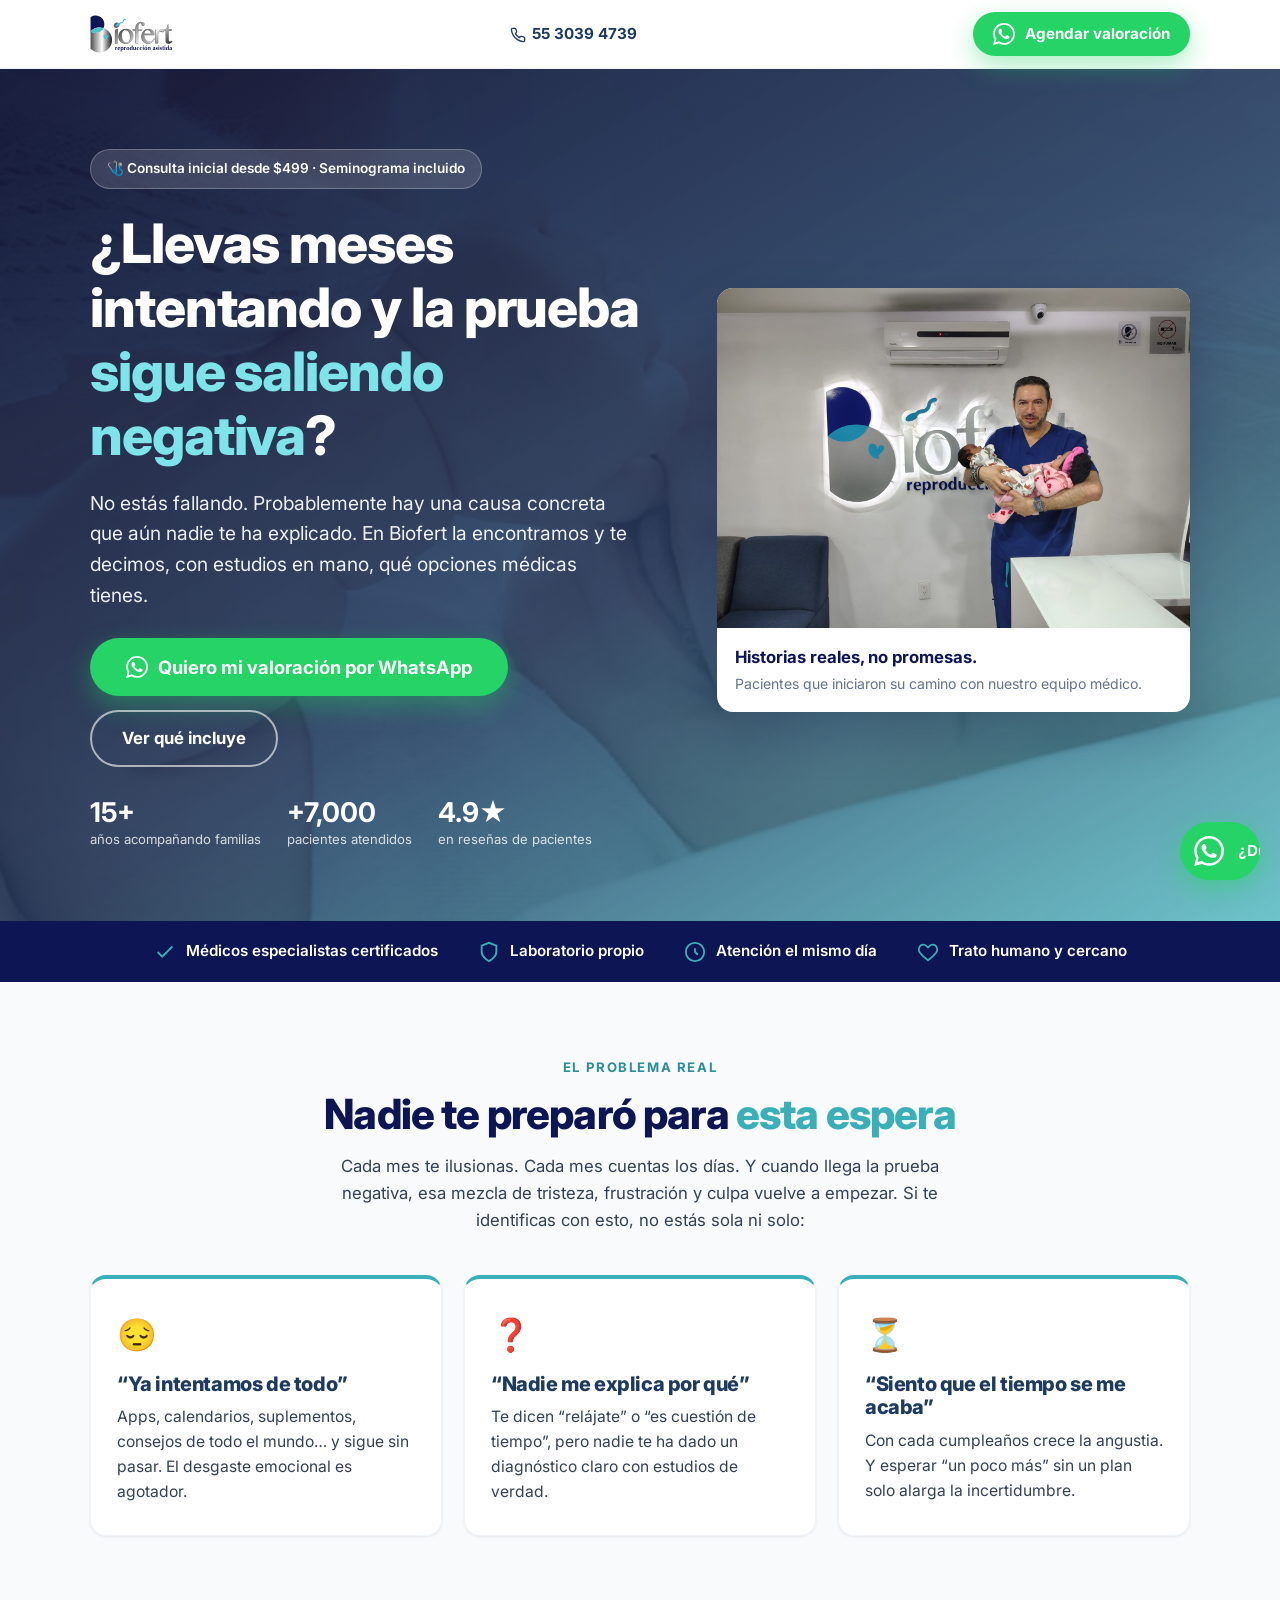
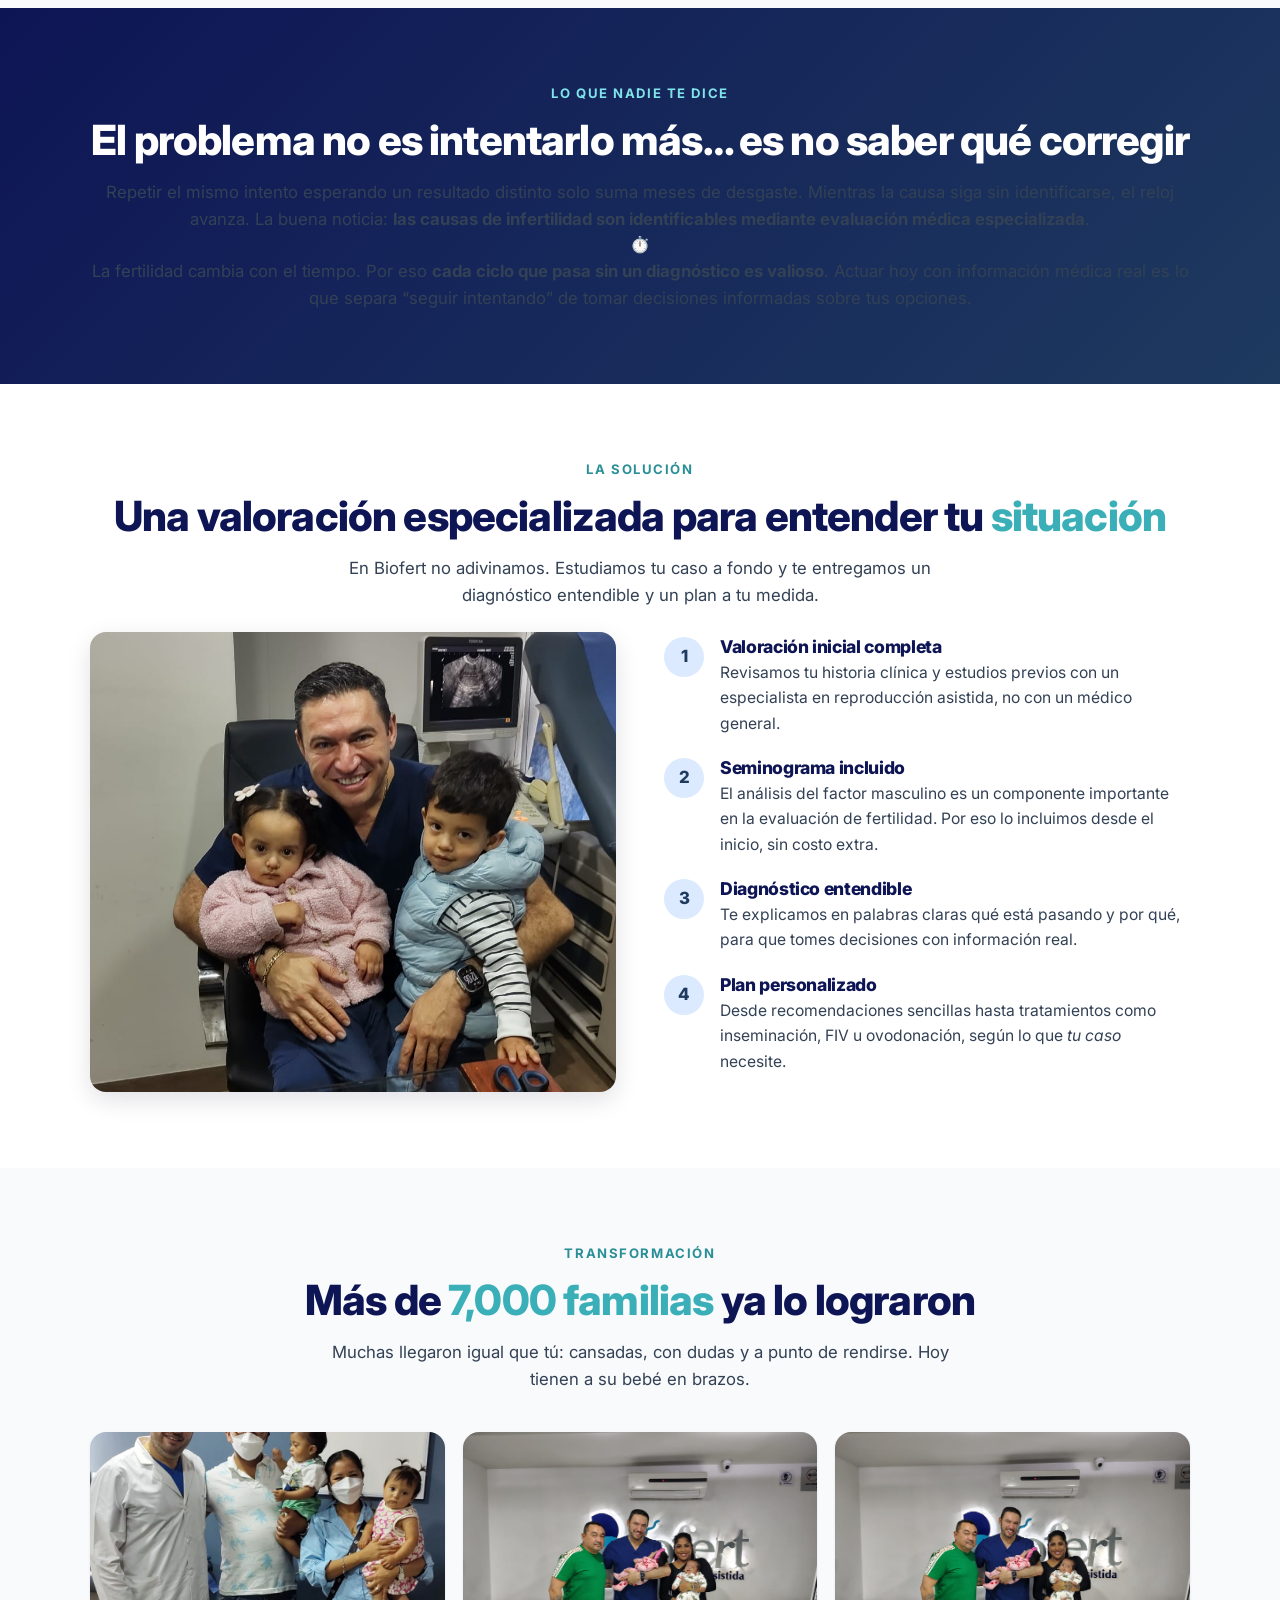
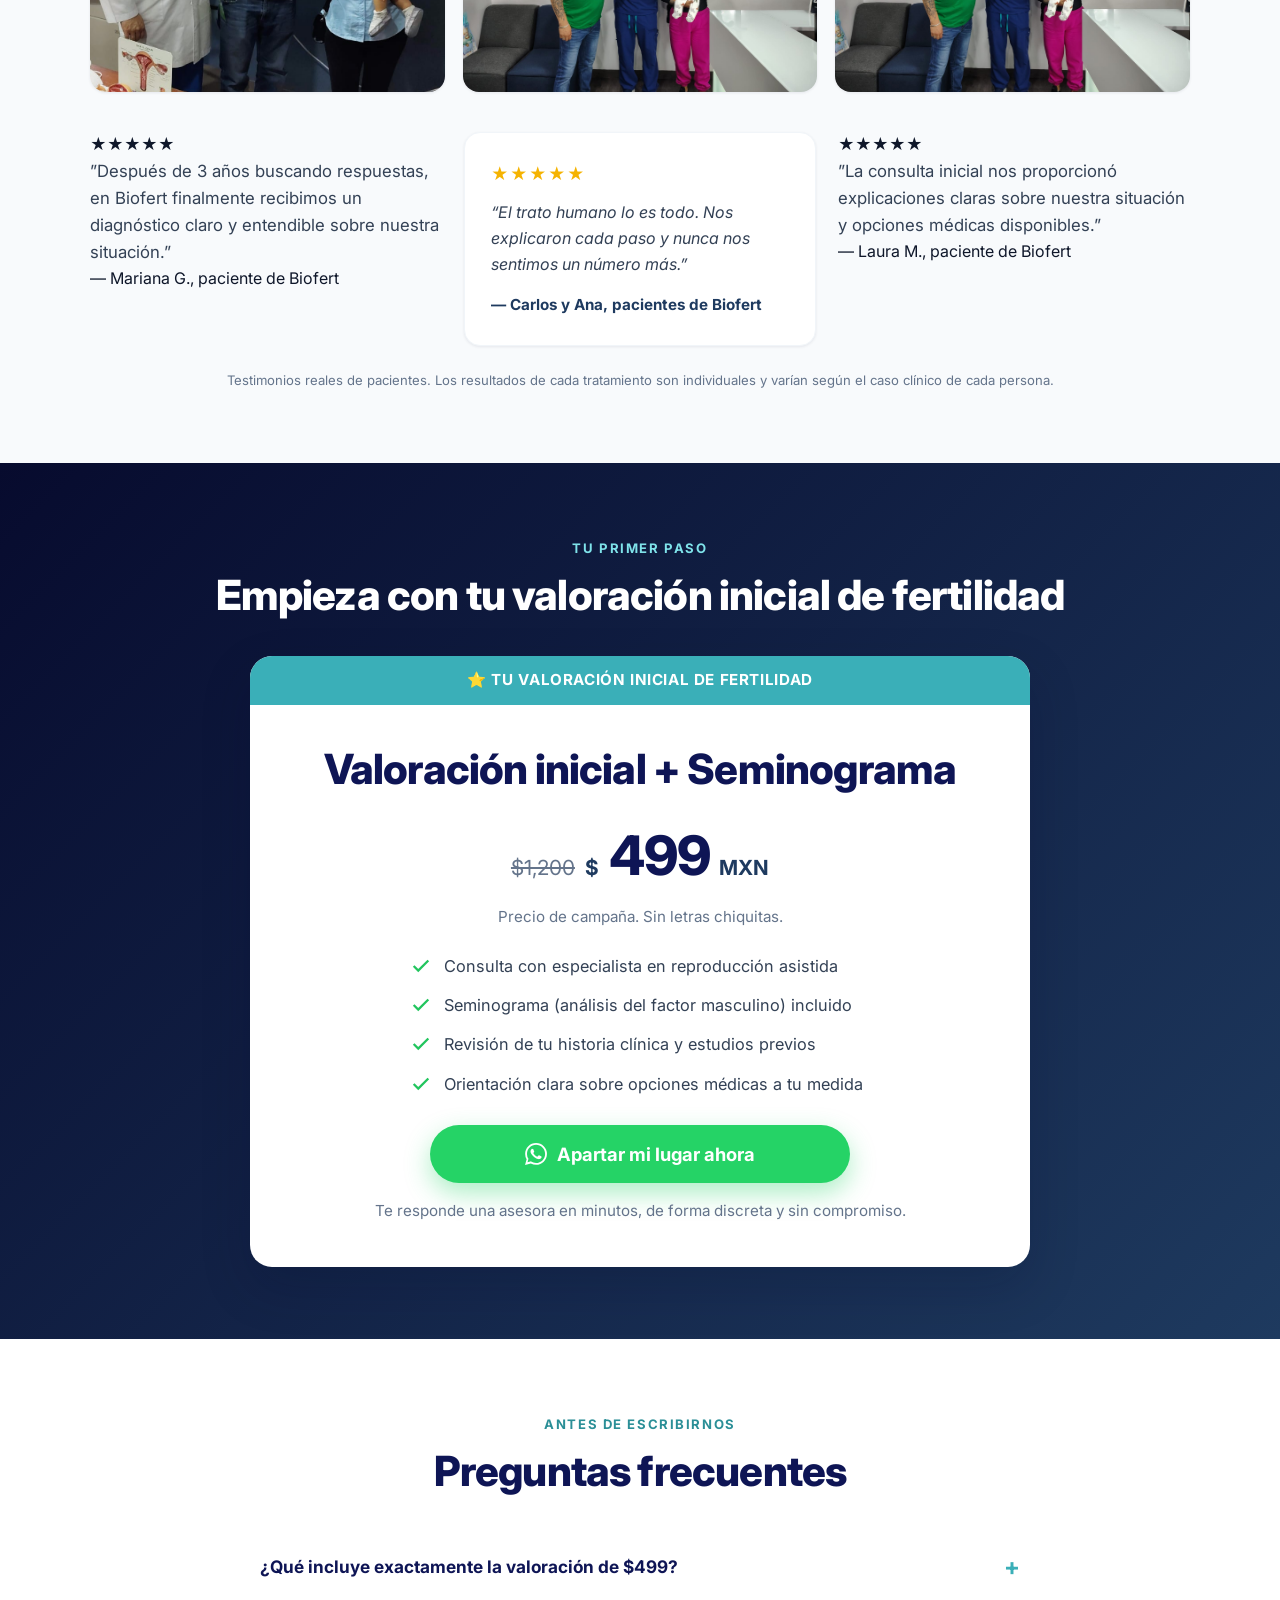
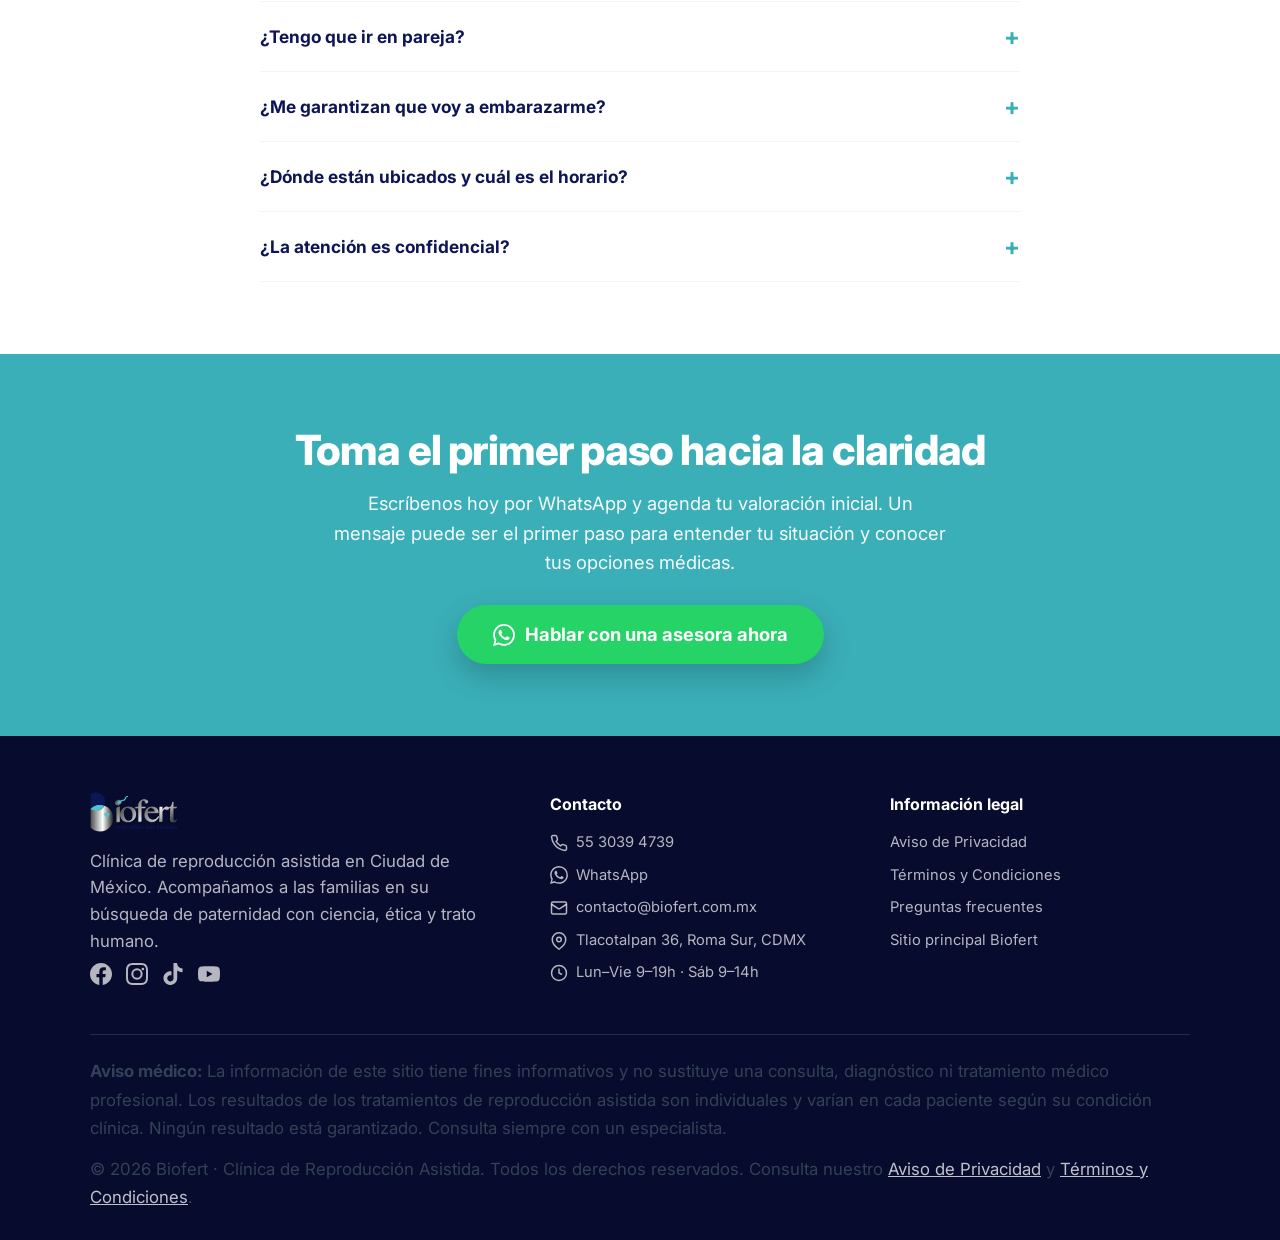
<file: index.html>
<!DOCTYPE html>
<html lang="es-MX">
<head>
<meta charset="UTF-8">
<meta name="viewport" content="width=device-width, initial-scale=1.0">
<title>Biofert · Valoración de Fertilidad desde $499 | Reproducción Asistida CDMX</title>
<meta name="description" content="¿Meses o años intentando sin resultado? En Biofert encontramos la causa de tu infertilidad. Valoración inicial con seminograma incluido desde $499. Más de 15 años de experiencia. Agenda por WhatsApp.">
<meta name="robots" content="index, follow">
<meta name="author" content="Biofert · Clínica de Reproducción Asistida">
<link rel="canonical" href="https://landingbiofert.com.mx/">

<!-- Open Graph -->
<meta property="og:type" content="website">
<meta property="og:title" content="Valoración de Fertilidad desde $499 — Biofert">
<meta property="og:description" content="Descubre la causa de tu infertilidad. Valoración inicial con seminograma incluido desde $499. Especialistas certificados con 15+ años de experiencia.">
<meta property="og:image" content="https://landingbiofert.com.mx/images/og-image.jpg">
<meta property="og:url" content="https://landingbiofert.com.mx/">
<meta property="og:locale" content="es_MX">
<meta name="twitter:card" content="summary_large_image">

<meta name="theme-color" content="#1e3a5f">
<link rel="icon" href="images/favicon.svg" type="image/svg+xml">
<link rel="apple-touch-icon" href="images/apple-icon.svg">

<link rel="preconnect" href="https://fonts.googleapis.com">
<link rel="preconnect" href="https://fonts.gstatic.com" crossorigin>
<link href="https://fonts.googleapis.com/css2?family=Inter:wght@400;500;600;700;800&display=swap" rel="stylesheet">
<link rel="stylesheet" href="css/styles.css">

<!-- Google tag (gtag.js) -->
<script async src="https://www.googletagmanager.com/gtag/js?id=AW-18309023837"></script>
<script>
  window.dataLayer = window.dataLayer || [];
  function gtag(){dataLayer.push(arguments);}
  gtag('js', new Date());

  gtag('config', 'AW-18309023837');
</script>

<!-- Event snippet for Contacto conversion page -->
<script>
function gtag_report_conversion(url) {
  var callback = function () {
    if (typeof(url) != 'undefined') {
      window.location = url;
    }
  };
  gtag('event', 'conversion', {
      'send_to': 'AW-18309023837/57YICNGTjM0cEN2QtppE',
      'value': 1.0,
      'currency': 'USD',
      'event_callback': callback
  });
  return false;
}
</script>

<!-- Datos estructurados: Clínica médica -->
<script type="application/ld+json">
{
  "@context": "https://schema.org",
  "@type": "MedicalClinic",
  "name": "Biofert · Clínica de Reproducción Asistida",
  "url": "https://landingbiofert.com.mx/",
  "logo": "https://landingbiofert.com.mx/images/biofert.svg",
  "image": "https://landingbiofert.com.mx/images/og-image.jpg",
  "telephone": "+52-55-3039-4739",
  "priceRange": "$$",
  "medicalSpecialty": "Reproductive",
  "address": {
    "@type": "PostalAddress",
    "streetAddress": "Tlacotalpan 36, Roma Sur",
    "addressLocality": "Ciudad de México",
    "postalCode": "06760",
    "addressCountry": "MX"
  },
  "openingHours": ["Mo-Fr 09:00-19:00", "Sa 09:00-14:00"]
}
</script>
</head>
<body>

<!-- ====================== HEADER ====================== -->
<header class="header">
  <div class="container">
    <a href="#inicio" class="logo" aria-label="Biofert inicio">
      <img src="images/biofert.svg" alt="Biofert · Reproducción Asistida">
    </a>
    <a href="tel:+525530394739" class="phone" title="Llamar a Biofert"><svg style="width:16px; height:16px; display:inline; margin-right:6px; vertical-align:text-bottom" viewBox="0 0 24 24" fill="none" stroke="currentColor" stroke-width="2"><path d="M22 16.92v3a2 2 0 0 1-2.18 2 19.79 19.79 0 0 1-8.63-3.07 19.5 19.5 0 0 1-6-6 19.79 19.79 0 0 1-3.07-8.67A2 2 0 0 1 4.11 2h3a2 2 0 0 1 2 1.72 12.84 12.84 0 0 0 .7 2.81 2 2 0 0 1-.45 2.11L8.09 9.91a16 16 0 0 0 6 6l1.27-1.27a2 2 0 0 1 2.11-.45 12.84 12.84 0 0 0 2.81.7A2 2 0 0 1 22 16.92z"/></svg>55 3039 4739</a>
    <a class="btn btn-wa" data-wa href="#" rel="nofollow">
      <svg class="ico" viewBox="0 0 24 24" fill="currentColor" aria-hidden="true"><path d="M.057 24l1.687-6.163a11.867 11.867 0 01-1.587-5.945C.16 5.335 5.495 0 12.05 0a11.82 11.82 0 018.413 3.488 11.82 11.82 0 013.48 8.414c-.003 6.557-5.338 11.892-11.893 11.892a11.9 11.9 0 01-5.688-1.448L.057 24zm6.597-3.807c1.676.995 3.276 1.591 5.392 1.592 5.448 0 9.886-4.434 9.889-9.885.002-5.462-4.415-9.89-9.881-9.892-5.452 0-9.887 4.434-9.889 9.884a9.82 9.82 0 001.599 5.339l-.999 3.648 3.9-.988zm11.387-5.464c-.074-.124-.272-.198-.57-.347-.297-.149-1.758-.868-2.031-.967-.272-.099-.47-.149-.669.149-.198.297-.768.967-.941 1.165-.173.198-.347.223-.644.074-.297-.149-1.255-.462-2.39-1.475-.883-.788-1.48-1.761-1.653-2.059-.173-.297-.018-.458.13-.606.134-.133.297-.347.446-.521.151-.172.2-.296.3-.495.099-.198.05-.372-.025-.521-.075-.148-.669-1.611-.916-2.206-.242-.579-.487-.501-.669-.51l-.57-.01c-.198 0-.52.074-.792.372s-1.04 1.016-1.04 2.479 1.065 2.876 1.213 3.074c.149.198 2.095 3.2 5.076 4.487.709.306 1.263.489 1.694.626.712.226 1.36.194 1.872.118.571-.085 1.758-.719 2.006-1.413.248-.695.248-1.29.173-1.414z"/></svg>
      Agendar valoración
    </a>
  </div>
</header>

<!-- ====================== HERO ====================== -->
<section class="hero" id="inicio">
  <div class="container">
    <div>
      <span class="badge">🩺 Consulta inicial desde $499 · Seminograma incluido</span>
      <h1>¿Llevas meses intentando y la prueba <em>sigue saliendo negativa</em>?</h1>
      <p class="lead">No estás fallando. Probablemente hay una causa concreta que aún nadie te ha explicado. En Biofert la encontramos y te decimos, con estudios en mano, qué opciones médicas tienes.</p>
      <div class="cta-row">
        <a class="btn btn-wa btn-lg" data-wa href="#" rel="nofollow">
          <svg class="ico" viewBox="0 0 24 24" fill="currentColor" aria-hidden="true"><path d="M.057 24l1.687-6.163a11.867 11.867 0 01-1.587-5.945C.16 5.335 5.495 0 12.05 0a11.82 11.82 0 018.413 3.488 11.82 11.82 0 013.48 8.414c-.003 6.557-5.338 11.892-11.893 11.892a11.9 11.9 0 01-5.688-1.448L.057 24zm6.597-3.807c1.676.995 3.276 1.591 5.392 1.592 5.448 0 9.886-4.434 9.889-9.885.002-5.462-4.415-9.89-9.881-9.892-5.452 0-9.887 4.434-9.889 9.884a9.82 9.82 0 001.599 5.339l-.999 3.648 3.9-.988zm11.387-5.464c-.074-.124-.272-.198-.57-.347-.297-.149-1.758-.868-2.031-.967-.272-.099-.47-.149-.669.149-.198.297-.768.967-.941 1.165-.173.198-.347.223-.644.074-.297-.149-1.255-.462-2.39-1.475-.883-.788-1.48-1.761-1.653-2.059-.173-.297-.018-.458.13-.606.134-.133.297-.347.446-.521.151-.172.2-.296.3-.495.099-.198.05-.372-.025-.521-.075-.148-.669-1.611-.916-2.206-.242-.579-.487-.501-.669-.51l-.57-.01c-.198 0-.52.074-.792.372s-1.04 1.016-1.04 2.479 1.065 2.876 1.213 3.074c.149.198 2.095 3.2 5.076 4.487.709.306 1.263.489 1.694.626.712.226 1.36.194 1.872.118.571-.085 1.758-.719 2.006-1.413.248-.695.248-1.29.173-1.414z"/></svg>
          Quiero mi valoración por WhatsApp
        </a>
        <a class="btn btn-outline" href="#oferta">Ver qué incluye</a>
      </div>
      <div class="trust">
        <div><b>15+</b><span>años acompañando familias</span></div>
        <div><b>+7,000</b><span>pacientes atendidos</span></div>
        <div><b>4.9★</b><span>en reseñas de pacientes</span></div>
      </div>
    </div>
    <div class="hero-card">
      <img src="images/1.jpg" alt="Especialista de Biofert con pacientes atendidos en su clínica de reproducción asistida" loading="eager">
      <div class="caption">
        <strong>Historias reales, no promesas.</strong><br>
        <span>Pacientes que iniciaron su camino con nuestro equipo médico.</span>
      </div>
    </div>
  </div>
</section>

<!-- ====================== TRUST BAR ====================== -->
<div class="trustbar">
  <div class="container">
    <div class="item"><svg viewBox="0 0 24 24" fill="none" stroke="currentColor" stroke-width="2"><path d="M20 6L9 17l-5-5"/></svg> Médicos especialistas certificados</div>
    <div class="item"><svg viewBox="0 0 24 24" fill="none" stroke="currentColor" stroke-width="2"><path d="M12 22s8-4 8-10V5l-8-3-8 3v7c0 6 8 10 8 10z"/></svg> Laboratorio propio</div>
    <div class="item"><svg viewBox="0 0 24 24" fill="none" stroke="currentColor" stroke-width="2"><path d="M12 8v4l3 3"/><circle cx="12" cy="12" r="10"/></svg> Atención el mismo día</div>
    <div class="item"><svg viewBox="0 0 24 24" fill="none" stroke="currentColor" stroke-width="2"><path d="M12 21s-6-4.35-9-8.5C.5 8.5 3 4 7 4c2 0 3.5 1.5 5 3 1.5-1.5 3-3 5-3 4 0 6.5 4.5 4 8.5-3 4.15-9 8.5-9 8.5z"/></svg> Trato humano y cercano</div>
  </div>
</div>

<!-- ====================== P — PROBLEMA ====================== -->
<section class="section problem" id="problema">
  <div class="container">
    <div class="center">
      <span class="eyebrow">El problema real</span>
      <h2>Nadie te preparó para <span class="highlight">esta espera</span></h2>
      <p>Cada mes te ilusionas. Cada mes cuentas los días. Y cuando llega la prueba negativa, esa mezcla de tristeza, frustración y culpa vuelve a empezar. Si te identificas con esto, no estás sola ni solo:</p>
    </div>
    <div class="pain-grid">
      <div class="pain-card">
        <span class="emoji">😔</span>
        <h3>“Ya intentamos de todo”</h3>
        <p>Apps, calendarios, suplementos, consejos de todo el mundo… y sigue sin pasar. El desgaste emocional es agotador.</p>
      </div>
      <div class="pain-card">
        <span class="emoji">❓</span>
        <h3>“Nadie me explica por qué”</h3>
        <p>Te dicen “relájate” o “es cuestión de tiempo”, pero nadie te ha dado un diagnóstico claro con estudios de verdad.</p>
      </div>
      <div class="pain-card">
        <span class="emoji">⏳</span>
        <h3>“Siento que el tiempo se me acaba”</h3>
        <p>Con cada cumpleaños crece la angustia. Y esperar “un poco más” sin un plan solo alarga la incertidumbre.</p>
      </div>
    </div>
  </div>
</section>

<!-- ====================== A — AMPLIFICAR ====================== -->
<section class="section amplify">
  <div class="container center">
    <span class="eyebrow" style="color:#7fe3ea">Lo que nadie te dice</span>
    <h2>El problema no es intentarlo más… es no saber qué corregir</h2>
    <p class=”lead”>Repetir el mismo intento esperando un resultado distinto solo suma meses de desgaste. Mientras la causa siga sin identificarse, el reloj avanza. La buena noticia: <strong>las causas de infertilidad son identificables mediante evaluación médica especializada</strong>.</p>
    <div class=”clock”>
      <div class=”icon”>⏱️</div>
      <p>La fertilidad cambia con el tiempo. Por eso <strong>cada ciclo que pasa sin un diagnóstico es valioso</strong>. Actuar hoy con información médica real es lo que separa “seguir intentando” de tomar decisiones informadas sobre tus opciones.</p>
    </div>
  </div>
</section>

<!-- ====================== S — SOLUCIÓN ====================== -->
<section class="section solution" id="solucion">
  <div class="container">
    <div class="center">
      <span class="eyebrow">La solución</span>
      <h2>Una valoración especializada para entender tu <span class="highlight">situación</span></h2>
      <p>En Biofert no adivinamos. Estudiamos tu caso a fondo y te entregamos un diagnóstico entendible y un plan a tu medida.</p>
    </div>
    <div class="split">
      <img src="images/8.jpg" alt="Médico especialista de Biofert atendiendo con calidez a una familia">
      <div>
        <ol class="steps">
          <li>
            <span class="n">1</span>
            <div><h3>Valoración inicial completa</h3><p>Revisamos tu historia clínica y estudios previos con un especialista en reproducción asistida, no con un médico general.</p></div>
          </li>
          <li>
            <span class="n">2</span>
            <div><h3>Seminograma incluido</h3><p>El análisis del factor masculino es un componente importante en la evaluación de fertilidad. Por eso lo incluimos desde el inicio, sin costo extra.</p></div>
          </li>
          <li>
            <span class="n">3</span>
            <div><h3>Diagnóstico entendible</h3><p>Te explicamos en palabras claras qué está pasando y por qué, para que tomes decisiones con información real.</p></div>
          </li>
          <li>
            <span class="n">4</span>
            <div><h3>Plan personalizado</h3><p>Desde recomendaciones sencillas hasta tratamientos como inseminación, FIV u ovodonación, según lo que <em>tu caso</em> necesite.</p></div>
          </li>
        </ol>
      </div>
    </div>
  </div>
</section>

<!-- ====================== T — TRANSFORMACIÓN ====================== -->
<section class="section transform" id="resultados">
  <div class="container">
    <div class="center">
      <span class="eyebrow">Transformación</span>
      <h2>Más de <span class="highlight">7,000 familias</span> ya lo lograron</h2>
      <p>Muchas llegaron igual que tú: cansadas, con dudas y a punto de rendirse. Hoy tienen a su bebé en brazos.</p>
    </div>
    <div class="gallery">
      <figure><img src="images/3.jpg" alt="Bebé logrado en Biofert" loading="lazy"></figure>
      <figure><img src="images/5.jpg" alt="Familia con su bebé logrado en Biofert" loading="lazy"></figure>
      <figure><img src="images/12.jpg" alt="Recién nacido de paciente de Biofert" loading="lazy"></figure>
    </div>
    <div class="testimonials">
      <div class=”tcard”>
        <div class=”stars”>★★★★★</div>
        <p>”Después de 3 años buscando respuestas, en Biofert finalmente recibimos un diagnóstico claro y entendible sobre nuestra situación.”</p>
        <div class=”who”>— Mariana G., paciente de Biofert</div>
      </div>
      <div class="tcard">
        <div class="stars">★★★★★</div>
        <p>“El trato humano lo es todo. Nos explicaron cada paso y nunca nos sentimos un número más.”</p>
        <div class="who">— Carlos y Ana, pacientes de Biofert</div>
      </div>
      <div class=”tcard”>
        <div class=”stars”>★★★★★</div>
        <p>”La consulta inicial nos proporcionó explicaciones claras sobre nuestra situación y opciones médicas disponibles.”</p>
        <div class=”who”>— Laura M., paciente de Biofert</div>
      </div>
    </div>
    <p class="disclaimer-note">Testimonios reales de pacientes. Los resultados de cada tratamiento son individuales y varían según el caso clínico de cada persona.</p>
  </div>
</section>

<!-- ====================== O — OFERTA ====================== -->
<section class="section offer" id="oferta">
  <div class="container">
    <div class="center" style="color:#fff; margin-bottom:36px">
      <span class="eyebrow" style="color:#7fe3ea">Tu primer paso</span>
      <h2 style="color:#fff">Empieza con tu valoración inicial de fertilidad</h2>
    </div>
    <div class="offer-box">
      <div class="ribbon">⭐ TU VALORACIÓN INICIAL DE FERTILIDAD</div>
      <div class="body">
        <h2>Valoración inicial + Seminograma</h2>
        <div class="price">
          <span class="old">$1,200</span>
          <span class="cur">$</span><span class="now">499</span>
          <span class="cur">MXN</span>
        </div>
        <p class="sub">Precio de campaña. Sin letras chiquitas.</p>
        <ul class="includes">
          <li><svg viewBox="0 0 24 24" fill="none" stroke="currentColor" stroke-width="2.5"><path d="M20 6L9 17l-5-5"/></svg> Consulta con especialista en reproducción asistida</li>
          <li><svg viewBox="0 0 24 24" fill="none" stroke="currentColor" stroke-width="2.5"><path d="M20 6L9 17l-5-5"/></svg> Seminograma (análisis del factor masculino) incluido</li>
          <li><svg viewBox="0 0 24 24" fill="none" stroke="currentColor" stroke-width="2.5"><path d="M20 6L9 17l-5-5"/></svg> Revisión de tu historia clínica y estudios previos</li>
          <li><svg viewBox="0 0 24 24" fill="none" stroke="currentColor" stroke-width="2.5"><path d="M20 6L9 17l-5-5"/></svg> Orientación clara sobre opciones médicas a tu medida</li>
        </ul>
        <a class="btn btn-wa btn-lg" data-wa data-context="oferta" href="#" rel="nofollow" style="width:100%; max-width:420px">
          <svg class="ico" viewBox="0 0 24 24" fill="currentColor" aria-hidden="true"><path d="M.057 24l1.687-6.163a11.867 11.867 0 01-1.587-5.945C.16 5.335 5.495 0 12.05 0a11.82 11.82 0 018.413 3.488 11.82 11.82 0 013.48 8.414c-.003 6.557-5.338 11.892-11.893 11.892a11.9 11.9 0 01-5.688-1.448L.057 24zm6.597-3.807c1.676.995 3.276 1.591 5.392 1.592 5.448 0 9.886-4.434 9.889-9.885.002-5.462-4.415-9.89-9.881-9.892-5.452 0-9.887 4.434-9.889 9.884a9.82 9.82 0 001.599 5.339l-.999 3.648 3.9-.988zm11.387-5.464c-.074-.124-.272-.198-.57-.347-.297-.149-1.758-.868-2.031-.967-.272-.099-.47-.149-.669.149-.198.297-.768.967-.941 1.165-.173.198-.347.223-.644.074-.297-.149-1.255-.462-2.39-1.475-.883-.788-1.48-1.761-1.653-2.059-.173-.297-.018-.458.13-.606.134-.133.297-.347.446-.521.151-.172.2-.296.3-.495.099-.198.05-.372-.025-.521-.075-.148-.669-1.611-.916-2.206-.242-.579-.487-.501-.669-.51l-.57-.01c-.198 0-.52.074-.792.372s-1.04 1.016-1.04 2.479 1.065 2.876 1.213 3.074c.149.198 2.095 3.2 5.076 4.487.709.306 1.263.489 1.694.626.712.226 1.36.194 1.872.118.571-.085 1.758-.719 2.006-1.413.248-.695.248-1.29.173-1.414z"/></svg>
          Apartar mi lugar ahora
        </a>
        <p class="sub" style="margin:16px 0 0">Te responde una asesora en minutos, de forma discreta y sin compromiso.</p>
      </div>
    </div>
  </div>
</section>

<!-- ====================== FAQ ====================== -->
<section class="section" id="faq">
  <div class="container">
    <div class="center">
      <span class="eyebrow">Antes de escribirnos</span>
      <h2>Preguntas frecuentes</h2>
    </div>
    <div class="faq-list">
      <div class="faq-item">
        <button class="faq-q">¿Qué incluye exactamente la valoración de $499? <span class="plus">+</span></button>
        <div class="faq-a"><p>Incluye la consulta con un especialista en reproducción asistida, la revisión de tu historia clínica y estudios previos, el seminograma (estudio del factor masculino) y un diagnóstico con un plan de acción personalizado. Si tu caso requiere estudios adicionales, te los explicamos con total transparencia antes de realizarlos.</p></div>
      </div>
      <div class="faq-item">
        <button class="faq-q">¿Tengo que ir en pareja? <span class="plus">+</span></button>
        <div class="faq-a"><p>No es obligatorio, pero sí muy recomendable. La fertilidad se evalúa mejor en conjunto y el seminograma forma parte de la valoración. Aun así, puedes iniciar tu proceso de forma individual.</p></div>
      </div>
      <div class="faq-item">
        <button class="faq-q">¿Me garantizan que voy a embarazarme? <span class="plus">+</span></button>
        <div class="faq-a"><p>Ningún profesional serio puede garantizar un embarazo, porque cada caso es distinto. Lo que sí te garantizamos es un diagnóstico honesto, atención de especialistas y un plan realista basado en tu situación clínica para darte las mejores posibilidades.</p></div>
      </div>
      <div class="faq-item">
        <button class="faq-q">¿Dónde están ubicados y cuál es el horario? <span class="plus">+</span></button>
        <div class="faq-a"><p>Estamos en Tlacotalpan 36, Roma Sur, Ciudad de México, C.P. 06760. Atendemos de lunes a viernes de 9:00 a 19:00 h y sábados de 9:00 a 14:00 h. Puedes agendar tu cita fácilmente por WhatsApp.</p></div>
      </div>
      <div class="faq-item">
        <button class="faq-q">¿La atención es confidencial? <span class="plus">+</span></button>
        <div class="faq-a"><p>Absolutamente. Toda tu información se maneja con estricta confidencialidad médica y conforme a nuestro <a href="politica-privacidad.html">Aviso de Privacidad</a>. Tu proceso es privado y respetuoso en todo momento.</p></div>
      </div>
    </div>
  </div>
</section>

<!-- ====================== R — RESPUESTA / CTA FINAL ====================== -->
<section class="section final-cta" id="contacto">
  <div class="container">
    <h2>Toma el primer paso hacia la claridad</h2>
    <p>Escríbenos hoy por WhatsApp y agenda tu valoración inicial. Un mensaje puede ser el primer paso para entender tu situación y conocer tus opciones médicas.</p>
    <a class="btn btn-wa btn-lg" data-wa data-context="cta-final" href="#" rel="nofollow">
      <svg class="ico" viewBox="0 0 24 24" fill="currentColor" aria-hidden="true"><path d="M.057 24l1.687-6.163a11.867 11.867 0 01-1.587-5.945C.16 5.335 5.495 0 12.05 0a11.82 11.82 0 018.413 3.488 11.82 11.82 0 013.48 8.414c-.003 6.557-5.338 11.892-11.893 11.892a11.9 11.9 0 01-5.688-1.448L.057 24zm6.597-3.807c1.676.995 3.276 1.591 5.392 1.592 5.448 0 9.886-4.434 9.889-9.885.002-5.462-4.415-9.89-9.881-9.892-5.452 0-9.887 4.434-9.889 9.884a9.82 9.82 0 001.599 5.339l-.999 3.648 3.9-.988zm11.387-5.464c-.074-.124-.272-.198-.57-.347-.297-.149-1.758-.868-2.031-.967-.272-.099-.47-.149-.669.149-.198.297-.768.967-.941 1.165-.173.198-.347.223-.644.074-.297-.149-1.255-.462-2.39-1.475-.883-.788-1.48-1.761-1.653-2.059-.173-.297-.018-.458.13-.606.134-.133.297-.347.446-.521.151-.172.2-.296.3-.495.099-.198.05-.372-.025-.521-.075-.148-.669-1.611-.916-2.206-.242-.579-.487-.501-.669-.51l-.57-.01c-.198 0-.52.074-.792.372s-1.04 1.016-1.04 2.479 1.065 2.876 1.213 3.074c.149.198 2.095 3.2 5.076 4.487.709.306 1.263.489 1.694.626.712.226 1.36.194 1.872.118.571-.085 1.758-.719 2.006-1.413.248-.695.248-1.29.173-1.414z"/></svg>
      Hablar con una asesora ahora
    </a>
  </div>
</section>

<!-- ====================== FOOTER ====================== -->
<footer class="footer">
  <div class="container">
    <div class="cols">
      <div>
        <img class="flogo" src="images/biofert.svg" alt="Biofert">
        <p style="color:rgba(255,255,255,.7)">Clínica de reproducción asistida en Ciudad de México. Acompañamos a las familias en su búsqueda de paternidad con ciencia, ética y trato humano.</p>
        <div class="social">
          <a href="https://www.facebook.com/" target="_blank" rel="noopener" aria-label="Facebook"><svg viewBox="0 0 24 24" fill="currentColor"><path d="M24 12.07C24 5.4 18.63 0 12 0S0 5.4 0 12.07C0 18.1 4.39 23.1 10.13 24v-8.44H7.08v-3.49h3.05V9.41c0-3.02 1.79-4.69 4.53-4.69 1.31 0 2.68.24 2.68.24v2.97h-1.51c-1.49 0-1.96.93-1.96 1.89v2.25h3.33l-.53 3.49h-2.8V24C19.61 23.1 24 18.1 24 12.07z"/></svg></a>
          <a href="https://www.instagram.com/" target="_blank" rel="noopener" aria-label="Instagram"><svg viewBox="0 0 24 24" fill="currentColor"><path d="M12 2.16c3.2 0 3.58.01 4.85.07 3.25.15 4.77 1.69 4.92 4.92.06 1.27.07 1.65.07 4.85s-.01 3.58-.07 4.85c-.15 3.23-1.66 4.77-4.92 4.92-1.27.06-1.65.07-4.85.07s-3.58-.01-4.85-.07c-3.26-.15-4.77-1.7-4.92-4.92-.06-1.27-.07-1.65-.07-4.85s.01-3.58.07-4.85C2.38 3.92 3.9 2.38 7.15 2.23 8.42 2.17 8.8 2.16 12 2.16zm0-2.16C8.74 0 8.33.01 7.05.07 2.7.27.27 2.69.07 7.05.01 8.33 0 8.74 0 12s.01 3.67.07 4.95c.2 4.36 2.62 6.78 6.98 6.98C8.33 23.99 8.74 24 12 24s3.67-.01 4.95-.07c4.35-.2 6.78-2.62 6.98-6.98.06-1.28.07-1.69.07-4.95s-.01-3.67-.07-4.95c-.2-4.35-2.62-6.78-6.98-6.98C15.67.01 15.26 0 12 0zm0 5.84a6.16 6.16 0 100 12.32 6.16 6.16 0 000-12.32zM12 16a4 4 0 110-8 4 4 0 010 8zm6.41-10.85a1.44 1.44 0 100 2.88 1.44 1.44 0 000-2.88z"/></svg></a>
          <a href="https://www.tiktok.com/" target="_blank" rel="noopener" aria-label="TikTok"><svg viewBox="0 0 24 24" fill="currentColor"><path d="M12.53.02C13.84 0 15.14.01 16.44 0c.08 1.53.63 3.09 1.75 4.17 1.12 1.11 2.7 1.62 4.24 1.79v4.03c-1.44-.05-2.89-.35-4.2-.97-.57-.26-1.1-.59-1.62-.93-.01 2.92.01 5.84-.02 8.75-.08 1.4-.54 2.79-1.35 3.94-1.31 1.92-3.58 3.17-5.91 3.21-1.43.08-2.86-.31-4.08-1.03-2.02-1.19-3.44-3.37-3.65-5.71-.02-.5-.03-1-.01-1.49.18-1.9 1.12-3.72 2.58-4.96 1.66-1.44 3.98-2.13 6.15-1.72.02 1.48-.04 2.96-.04 4.44-.99-.32-2.15-.23-3.02.37-.63.41-1.11 1.04-1.36 1.75-.21.51-.15 1.07-.14 1.61.24 1.64 1.82 3.02 3.5 2.87 1.12-.01 2.19-.66 2.77-1.61.19-.33.4-.67.41-1.06.1-1.79.06-3.57.07-5.36.01-4.03-.01-8.05.02-12.07z"/></svg></a>
          <a href="https://www.youtube.com/" target="_blank" rel="noopener" aria-label="YouTube"><svg viewBox="0 0 24 24" fill="currentColor"><path d="M23.5 6.19a3.02 3.02 0 00-2.12-2.14C19.5 3.55 12 3.55 12 3.55s-7.5 0-9.38.5A3.02 3.02 0 00.5 6.19C0 8.07 0 12 0 12s0 3.93.5 5.81a3.02 3.02 0 002.12 2.14c1.88.5 9.38.5 9.38.5s7.5 0 9.38-.5a3.02 3.02 0 002.12-2.14C24 15.93 24 12 24 12s0-3.93-.5-5.81zM9.55 15.57V8.43L15.82 12l-6.27 3.57z"/></svg></a>
        </div>
      </div>
      <div>
        <h4>Contacto</h4>
        <a href="tel:+525530394739" style="display:flex; gap:8px; align-items:center"><svg style="width:18px; height:18px; flex-shrink:0" viewBox="0 0 24 24" fill="none" stroke="currentColor" stroke-width="2"><path d="M22 16.92v3a2 2 0 0 1-2.18 2 19.79 19.79 0 0 1-8.63-3.07 19.5 19.5 0 0 1-6-6 19.79 19.79 0 0 1-3.07-8.67A2 2 0 0 1 4.11 2h3a2 2 0 0 1 2 1.72 12.84 12.84 0 0 0 .7 2.81 2 2 0 0 1-.45 2.11L8.09 9.91a16 16 0 0 0 6 6l1.27-1.27a2 2 0 0 1 2.11-.45 12.84 12.84 0 0 0 2.81.7A2 2 0 0 1 22 16.92z"/></svg>55 3039 4739</a>
        <a data-wa href="#" rel="nofollow" style="display:flex; gap:8px; align-items:center"><svg style="width:18px; height:18px; flex-shrink:0" viewBox="0 0 24 24" fill="currentColor"><path d="M.057 24l1.687-6.163a11.867 11.867 0 01-1.587-5.945C.16 5.335 5.495 0 12.05 0a11.82 11.82 0 018.413 3.488 11.82 11.82 0 013.48 8.414c-.003 6.557-5.338 11.892-11.893 11.892a11.9 11.9 0 01-5.688-1.448L.057 24zm6.597-3.807c1.676.995 3.276 1.591 5.392 1.592 5.448 0 9.886-4.434 9.889-9.885.002-5.462-4.415-9.89-9.881-9.892-5.452 0-9.887 4.434-9.889 9.884a9.82 9.82 0 001.599 5.339l-.999 3.648 3.9-.988zm11.387-5.464c-.074-.124-.272-.198-.57-.347-.297-.149-1.758-.868-2.031-.967-.272-.099-.47-.149-.669.149-.198.297-.768.967-.941 1.165-.173.198-.347.223-.644.074-.297-.149-1.255-.462-2.39-1.475-.883-.788-1.48-1.761-1.653-2.059-.173-.297-.018-.458.13-.606.134-.133.297-.347.446-.521.151-.172.2-.296.3-.495.099-.198.05-.372-.025-.521-.075-.148-.669-1.611-.916-2.206-.242-.579-.487-.501-.669-.51l-.57-.01c-.198 0-.52.074-.792.372s-1.04 1.016-1.04 2.479 1.065 2.876 1.213 3.074c.149.198 2.095 3.2 5.076 4.487.709.306 1.263.489 1.694.626.712.226 1.36.194 1.872.118.571-.085 1.758-.719 2.006-1.413.248-.695.248-1.29.173-1.414z"/></svg>WhatsApp</a>
        <a href="mailto:contacto@biofert.com.mx" style="display:flex; gap:8px; align-items:center"><svg style="width:18px; height:18px; flex-shrink:0" viewBox="0 0 24 24" fill="none" stroke="currentColor" stroke-width="2"><rect x="2" y="4" width="20" height="16" rx="2"/><path d="m22 7-8.97 5.7a1.94 1.94 0 0 1-2.06 0L2 7"/></svg>contacto@biofert.com.mx</a>
        <a href="https://maps.google.com/?q=Tlacotalpan+36+Roma+Sur+CDMX" target="_blank" rel="noopener" style="display:flex; gap:8px; align-items:center"><svg style="width:18px; height:18px; flex-shrink:0" viewBox="0 0 24 24" fill="none" stroke="currentColor" stroke-width="2"><path d="M21 10c0 7-9 13-9 13s-9-6-9-13a9 9 0 0 1 18 0z"/><circle cx="12" cy="10" r="3"/></svg>Tlacotalpan 36, Roma Sur, CDMX</a>
        <a href="#" style="display:flex; gap:8px; align-items:center; cursor:default; color:rgba(255,255,255,.7)"><svg style="width:18px; height:18px; flex-shrink:0" viewBox="0 0 24 24" fill="none" stroke="currentColor" stroke-width="2"><circle cx="12" cy="12" r="10"/><polyline points="12 6 12 12 16 14"/></svg>Lun–Vie 9–19h · Sáb 9–14h</a>
      </div>
      <div>
        <h4>Información legal</h4>
        <a href="politica-privacidad.html">Aviso de Privacidad</a>
        <a href="terminos-y-condiciones.html">Términos y Condiciones</a>
        <a href="#faq">Preguntas frecuentes</a>
        <a href="https://www.biofert.com.mx" target="_blank" rel="noopener">Sitio principal Biofert</a>
      </div>
    </div>
    <div class="legal">
      <p><strong>Aviso médico:</strong> La información de este sitio tiene fines informativos y no sustituye una consulta, diagnóstico ni tratamiento médico profesional. Los resultados de los tratamientos de reproducción asistida son individuales y varían en cada paciente según su condición clínica. Ningún resultado está garantizado. Consulta siempre con un especialista.</p>
      <p style="margin-top:12px">© 2026 Biofert · Clínica de Reproducción Asistida. Todos los derechos reservados. Consulta nuestro <a href="politica-privacidad.html">Aviso de Privacidad</a> y <a href="terminos-y-condiciones.html">Términos y Condiciones</a>.</p>
    </div>
  </div>
</footer>

<!-- ====================== WHATSAPP FLOTANTE ====================== -->
<a class="wa-float" data-wa data-context="flotante" href="#" rel="nofollow" aria-label="Escríbenos por WhatsApp">
  <span class="icon"><svg viewBox="0 0 24 24" fill="currentColor"><path d="M.057 24l1.687-6.163a11.867 11.867 0 01-1.587-5.945C.16 5.335 5.495 0 12.05 0a11.82 11.82 0 018.413 3.488 11.82 11.82 0 013.48 8.414c-.003 6.557-5.338 11.892-11.893 11.892a11.9 11.9 0 01-5.688-1.448L.057 24zm6.597-3.807c1.676.995 3.276 1.591 5.392 1.592 5.448 0 9.886-4.434 9.889-9.885.002-5.462-4.415-9.89-9.881-9.892-5.452 0-9.887 4.434-9.889 9.884a9.82 9.82 0 001.599 5.339l-.999 3.648 3.9-.988zm11.387-5.464c-.074-.124-.272-.198-.57-.347-.297-.149-1.758-.868-2.031-.967-.272-.099-.47-.149-.669.149-.198.297-.768.967-.941 1.165-.173.198-.347.223-.644.074-.297-.149-1.255-.462-2.39-1.475-.883-.788-1.48-1.761-1.653-2.059-.173-.297-.018-.458.13-.606.134-.133.297-.347.446-.521.151-.172.2-.296.3-.495.099-.198.05-.372-.025-.521-.075-.148-.669-1.611-.916-2.206-.242-.579-.487-.501-.669-.51l-.57-.01c-.198 0-.52.074-.792.372s-1.04 1.016-1.04 2.479 1.065 2.876 1.213 3.074c.149.198 2.095 3.2 5.076 4.487.709.306 1.263.489 1.694.626.712.226 1.36.194 1.872.118.571-.085 1.758-.719 2.006-1.413.248-.695.248-1.29.173-1.414z"/></svg></span>
  <span class="label">¿Dudas? Escríbenos</span>
</a>

<!-- ====================== BARRA MÓVIL FIJA ====================== -->
<div class="mobile-bar">
  <a class="btn btn-outline" href="tel:+525530394739">Llamar</a>
  <a class="btn btn-wa" data-wa data-context="barra-movil" href="#" rel="nofollow">WhatsApp</a>
</div>

<script src="js/main.js" defer></script>
</body>
</html>
</file>
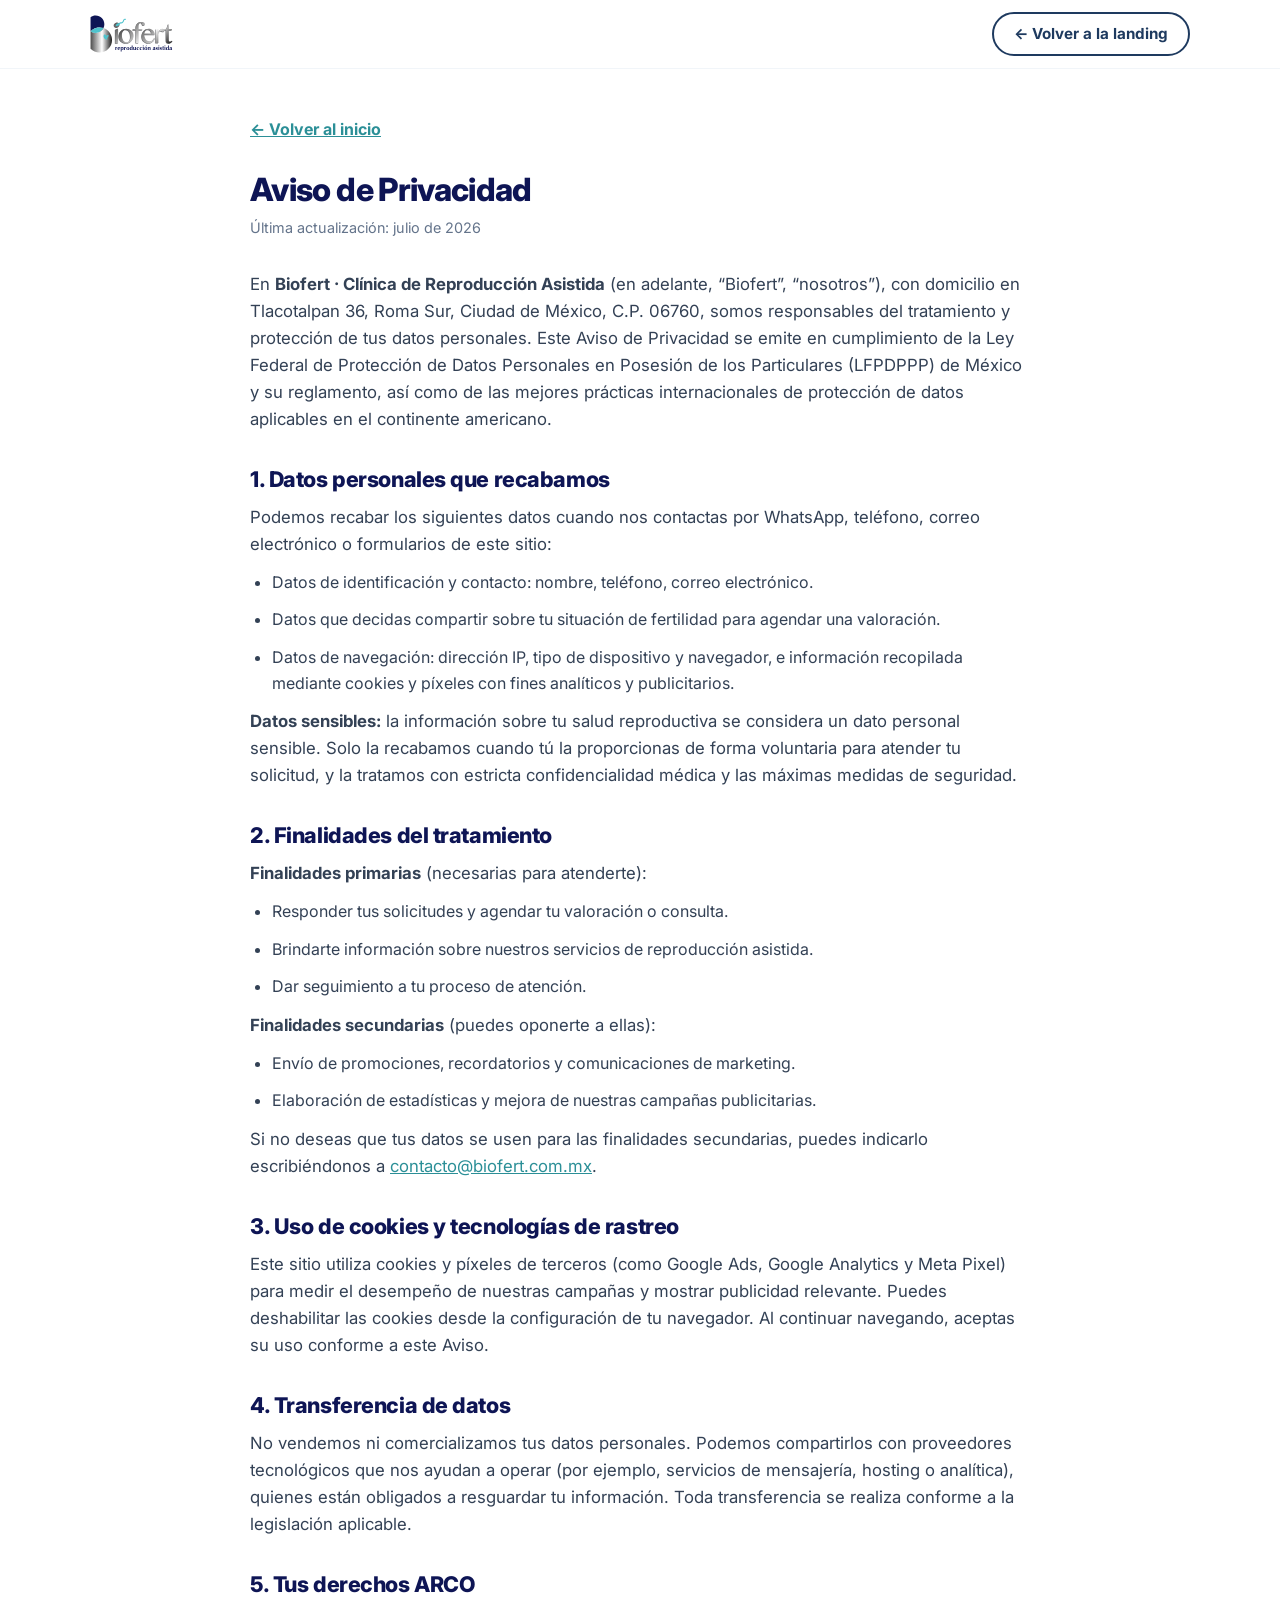
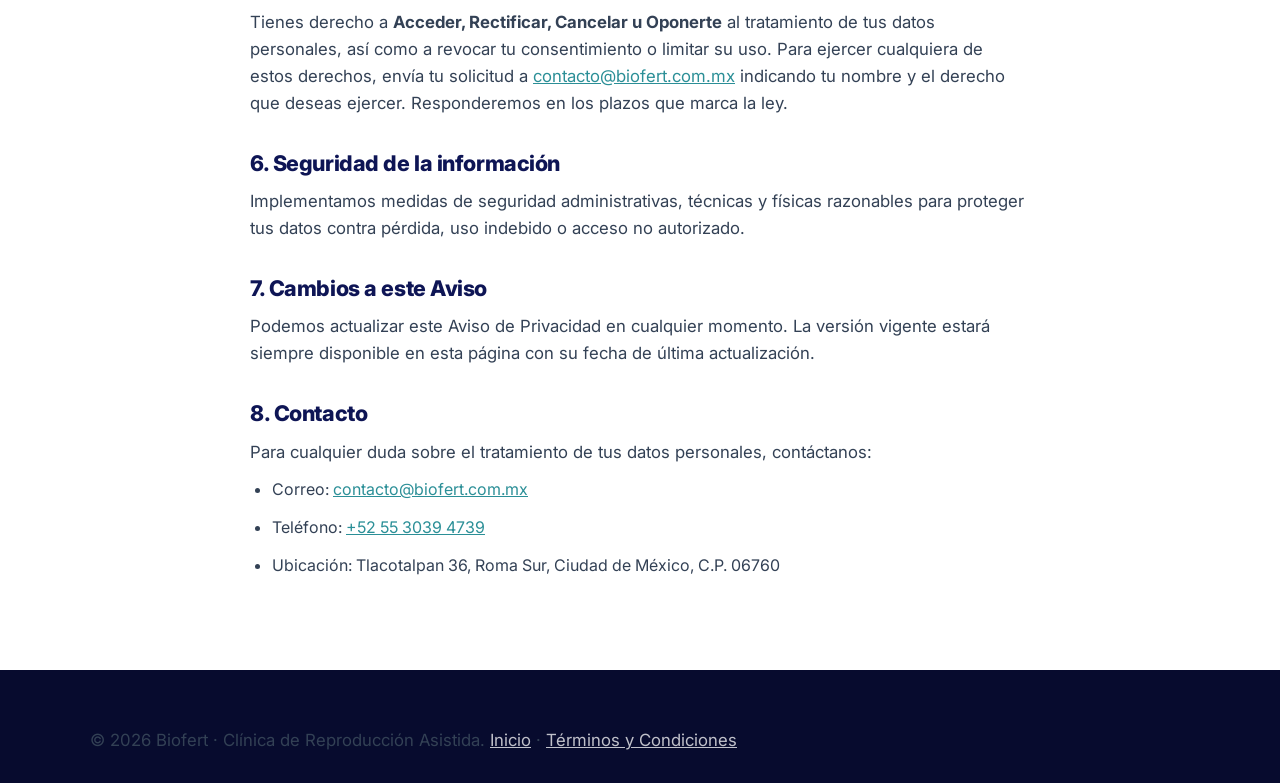
<file: politica-privacidad.html>
<!DOCTYPE html>
<html lang="es-MX">
<head>
<meta charset="UTF-8">
<meta name="viewport" content="width=device-width, initial-scale=1.0">
<title>Aviso de Privacidad | Biofert</title>
<meta name="description" content="Aviso de Privacidad de Biofert, clínica de reproducción asistida. Cómo recolectamos, usamos y protegemos tus datos personales.">
<meta name="robots" content="index, follow">
<meta name="theme-color" content="#1e3a5f">
<link rel="icon" href="images/favicon.svg" type="image/svg+xml">
<link rel="preconnect" href="https://fonts.googleapis.com">
<link href="https://fonts.googleapis.com/css2?family=Inter:wght@400;500;600;700;800&display=swap" rel="stylesheet">
<link rel="stylesheet" href="css/styles.css">
</head>
<body>
<header class="header">
  <div class="container">
    <a href="index.html" class="logo" aria-label="Biofert inicio"><img src="images/biofert.svg" alt="Biofert"></a>
    <a class="btn btn-outline" href="index.html">← Volver a la landing</a>
  </div>
</header>

<main class="legal-page">
  <a class="legal-back" href="index.html">← Volver al inicio</a>
  <h1>Aviso de Privacidad</h1>
  <p class="updated">Última actualización: julio de 2026</p>

  <p>En <strong>Biofert · Clínica de Reproducción Asistida</strong> (en adelante, “Biofert”, “nosotros”), con domicilio en Tlacotalpan 36, Roma Sur, Ciudad de México, C.P. 06760, somos responsables del tratamiento y protección de tus datos personales. Este Aviso de Privacidad se emite en cumplimiento de la Ley Federal de Protección de Datos Personales en Posesión de los Particulares (LFPDPPP) de México y su reglamento, así como de las mejores prácticas internacionales de protección de datos aplicables en el continente americano.</p>

  <h2>1. Datos personales que recabamos</h2>
  <p>Podemos recabar los siguientes datos cuando nos contactas por WhatsApp, teléfono, correo electrónico o formularios de este sitio:</p>
  <ul>
    <li>Datos de identificación y contacto: nombre, teléfono, correo electrónico.</li>
    <li>Datos que decidas compartir sobre tu situación de fertilidad para agendar una valoración.</li>
    <li>Datos de navegación: dirección IP, tipo de dispositivo y navegador, e información recopilada mediante cookies y píxeles con fines analíticos y publicitarios.</li>
  </ul>
  <p><strong>Datos sensibles:</strong> la información sobre tu salud reproductiva se considera un dato personal sensible. Solo la recabamos cuando tú la proporcionas de forma voluntaria para atender tu solicitud, y la tratamos con estricta confidencialidad médica y las máximas medidas de seguridad.</p>

  <h2>2. Finalidades del tratamiento</h2>
  <p><strong>Finalidades primarias</strong> (necesarias para atenderte):</p>
  <ul>
    <li>Responder tus solicitudes y agendar tu valoración o consulta.</li>
    <li>Brindarte información sobre nuestros servicios de reproducción asistida.</li>
    <li>Dar seguimiento a tu proceso de atención.</li>
  </ul>
  <p><strong>Finalidades secundarias</strong> (puedes oponerte a ellas):</p>
  <ul>
    <li>Envío de promociones, recordatorios y comunicaciones de marketing.</li>
    <li>Elaboración de estadísticas y mejora de nuestras campañas publicitarias.</li>
  </ul>
  <p>Si no deseas que tus datos se usen para las finalidades secundarias, puedes indicarlo escribiéndonos a <a href="mailto:contacto@biofert.com.mx">contacto@biofert.com.mx</a>.</p>

  <h2>3. Uso de cookies y tecnologías de rastreo</h2>
  <p>Este sitio utiliza cookies y píxeles de terceros (como Google Ads, Google Analytics y Meta Pixel) para medir el desempeño de nuestras campañas y mostrar publicidad relevante. Puedes deshabilitar las cookies desde la configuración de tu navegador. Al continuar navegando, aceptas su uso conforme a este Aviso.</p>

  <h2>4. Transferencia de datos</h2>
  <p>No vendemos ni comercializamos tus datos personales. Podemos compartirlos con proveedores tecnológicos que nos ayudan a operar (por ejemplo, servicios de mensajería, hosting o analítica), quienes están obligados a resguardar tu información. Toda transferencia se realiza conforme a la legislación aplicable.</p>

  <h2>5. Tus derechos ARCO</h2>
  <p>Tienes derecho a <strong>Acceder, Rectificar, Cancelar u Oponerte</strong> al tratamiento de tus datos personales, así como a revocar tu consentimiento o limitar su uso. Para ejercer cualquiera de estos derechos, envía tu solicitud a <a href="mailto:contacto@biofert.com.mx">contacto@biofert.com.mx</a> indicando tu nombre y el derecho que deseas ejercer. Responderemos en los plazos que marca la ley.</p>

  <h2>6. Seguridad de la información</h2>
  <p>Implementamos medidas de seguridad administrativas, técnicas y físicas razonables para proteger tus datos contra pérdida, uso indebido o acceso no autorizado.</p>

  <h2>7. Cambios a este Aviso</h2>
  <p>Podemos actualizar este Aviso de Privacidad en cualquier momento. La versión vigente estará siempre disponible en esta página con su fecha de última actualización.</p>

  <h2>8. Contacto</h2>
  <p>Para cualquier duda sobre el tratamiento de tus datos personales, contáctanos:</p>
  <ul>
    <li>Correo: <a href="mailto:contacto@biofert.com.mx">contacto@biofert.com.mx</a></li>
    <li>Teléfono: <a href="tel:+525530394739">+52 55 3039 4739</a></li>
    <li>Ubicación: Tlacotalpan 36, Roma Sur, Ciudad de México, C.P. 06760</li>
  </ul>
</main>

<footer class="footer">
  <div class="container">
    <div class="legal" style="border:none; padding-top:0">
      <p>© 2026 Biofert · Clínica de Reproducción Asistida. <a href="index.html">Inicio</a> · <a href="terminos-y-condiciones.html">Términos y Condiciones</a></p>
    </div>
  </div>
</footer>
</body>
</html>
</file>
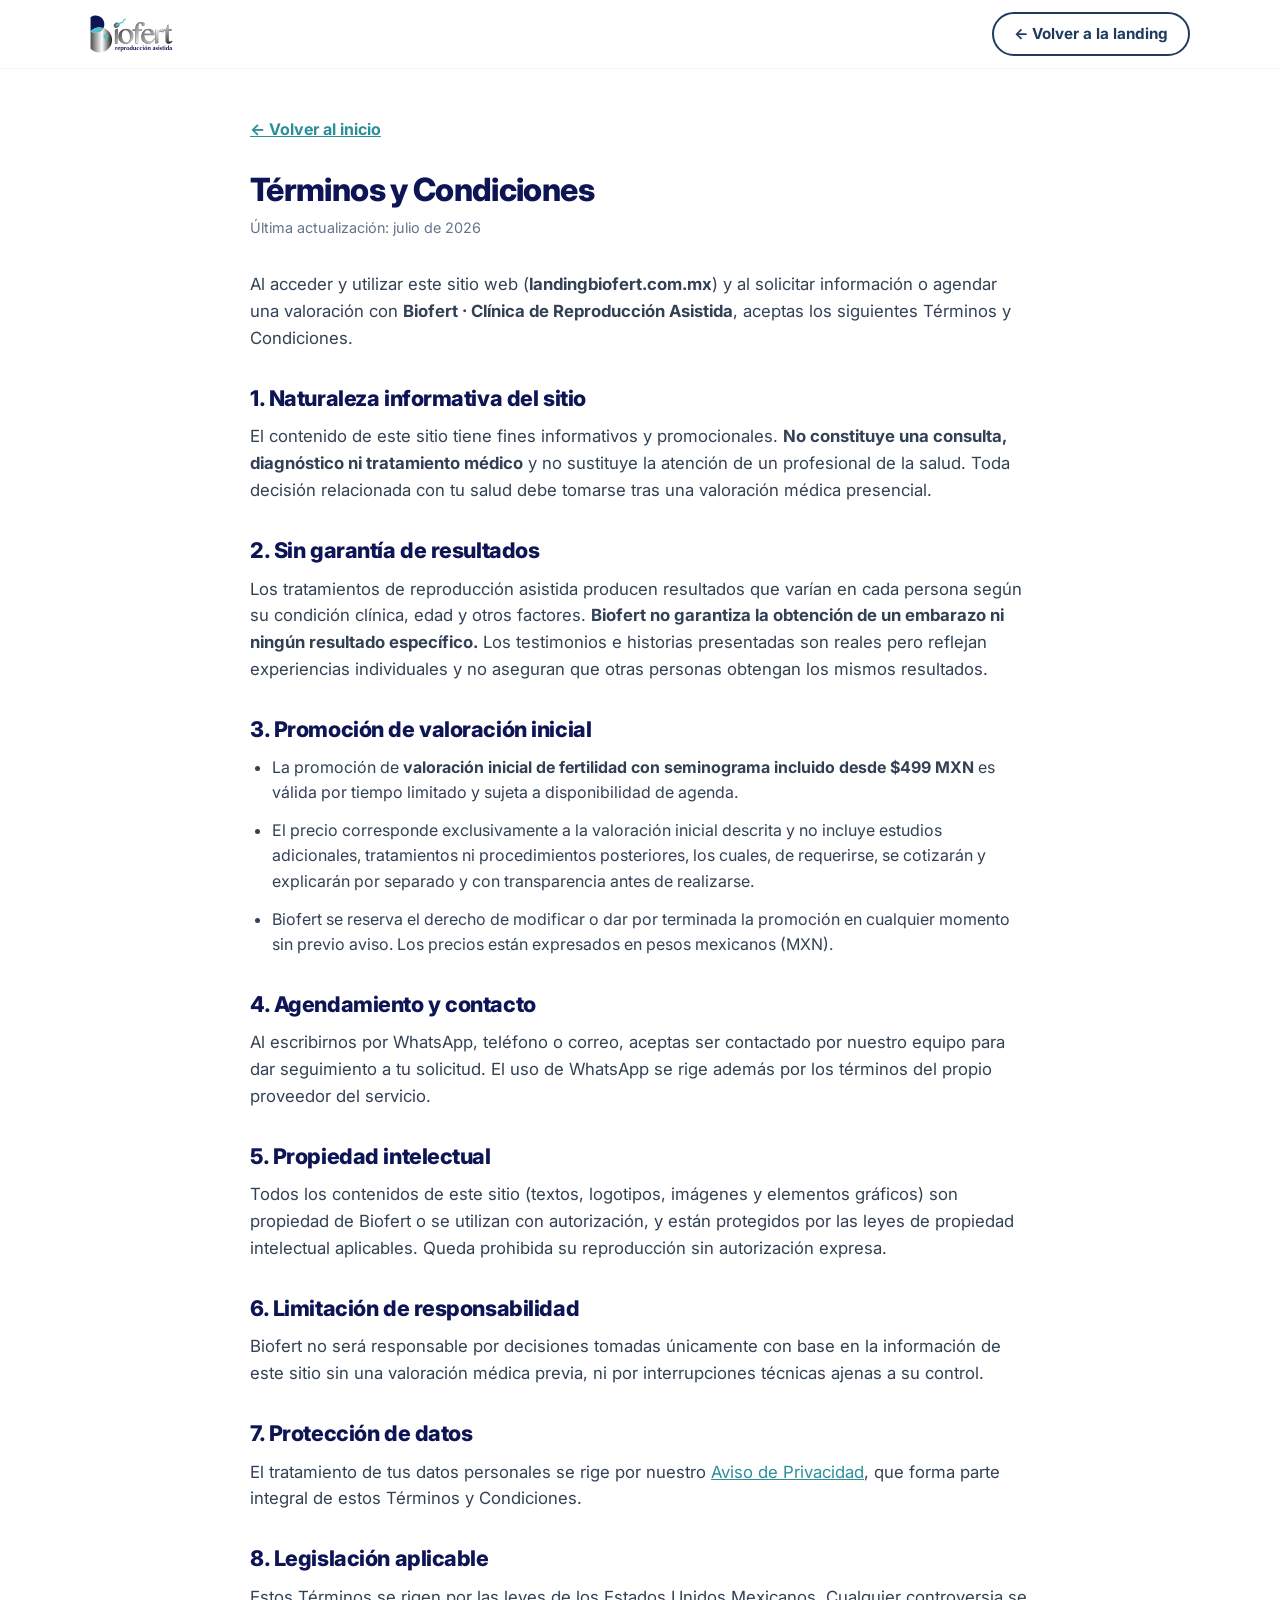
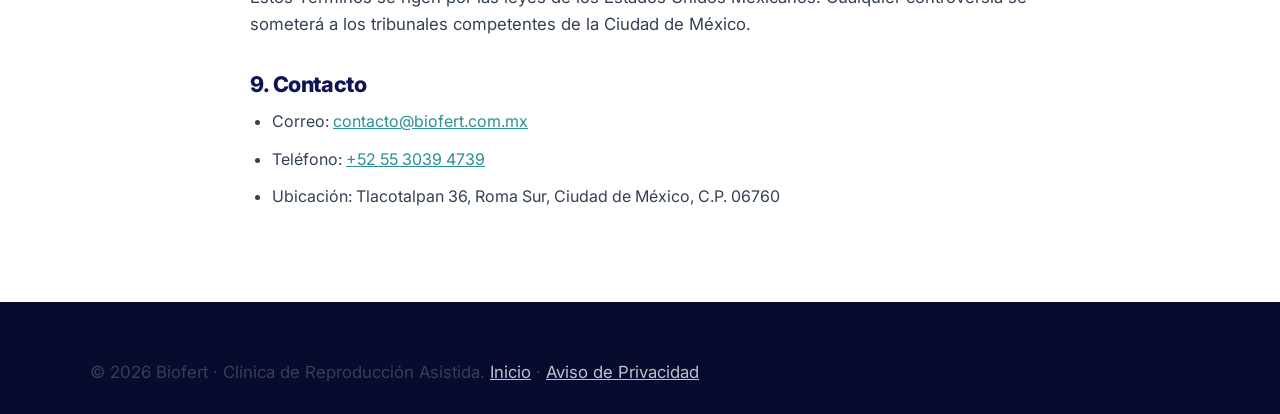
<file: terminos-y-condiciones.html>
<!DOCTYPE html>
<html lang="es-MX">
<head>
<meta charset="UTF-8">
<meta name="viewport" content="width=device-width, initial-scale=1.0">
<title>Términos y Condiciones | Biofert</title>
<meta name="description" content="Términos y Condiciones de uso del sitio y de la promoción de valoración de fertilidad de Biofert.">
<meta name="robots" content="index, follow">
<meta name="theme-color" content="#1e3a5f">
<link rel="icon" href="images/favicon.svg" type="image/svg+xml">
<link rel="preconnect" href="https://fonts.googleapis.com">
<link href="https://fonts.googleapis.com/css2?family=Inter:wght@400;500;600;700;800&display=swap" rel="stylesheet">
<link rel="stylesheet" href="css/styles.css">
</head>
<body>
<header class="header">
  <div class="container">
    <a href="index.html" class="logo" aria-label="Biofert inicio"><img src="images/biofert.svg" alt="Biofert"></a>
    <a class="btn btn-outline" href="index.html">← Volver a la landing</a>
  </div>
</header>

<main class="legal-page">
  <a class="legal-back" href="index.html">← Volver al inicio</a>
  <h1>Términos y Condiciones</h1>
  <p class="updated">Última actualización: julio de 2026</p>

  <p>Al acceder y utilizar este sitio web (<strong>landingbiofert.com.mx</strong>) y al solicitar información o agendar una valoración con <strong>Biofert · Clínica de Reproducción Asistida</strong>, aceptas los siguientes Términos y Condiciones.</p>

  <h2>1. Naturaleza informativa del sitio</h2>
  <p>El contenido de este sitio tiene fines informativos y promocionales. <strong>No constituye una consulta, diagnóstico ni tratamiento médico</strong> y no sustituye la atención de un profesional de la salud. Toda decisión relacionada con tu salud debe tomarse tras una valoración médica presencial.</p>

  <h2>2. Sin garantía de resultados</h2>
  <p>Los tratamientos de reproducción asistida producen resultados que varían en cada persona según su condición clínica, edad y otros factores. <strong>Biofert no garantiza la obtención de un embarazo ni ningún resultado específico.</strong> Los testimonios e historias presentadas son reales pero reflejan experiencias individuales y no aseguran que otras personas obtengan los mismos resultados.</p>

  <h2>3. Promoción de valoración inicial</h2>
  <ul>
    <li>La promoción de <strong>valoración inicial de fertilidad con seminograma incluido desde $499 MXN</strong> es válida por tiempo limitado y sujeta a disponibilidad de agenda.</li>
    <li>El precio corresponde exclusivamente a la valoración inicial descrita y no incluye estudios adicionales, tratamientos ni procedimientos posteriores, los cuales, de requerirse, se cotizarán y explicarán por separado y con transparencia antes de realizarse.</li>
    <li>Biofert se reserva el derecho de modificar o dar por terminada la promoción en cualquier momento sin previo aviso. Los precios están expresados en pesos mexicanos (MXN).</li>
  </ul>

  <h2>4. Agendamiento y contacto</h2>
  <p>Al escribirnos por WhatsApp, teléfono o correo, aceptas ser contactado por nuestro equipo para dar seguimiento a tu solicitud. El uso de WhatsApp se rige además por los términos del propio proveedor del servicio.</p>

  <h2>5. Propiedad intelectual</h2>
  <p>Todos los contenidos de este sitio (textos, logotipos, imágenes y elementos gráficos) son propiedad de Biofert o se utilizan con autorización, y están protegidos por las leyes de propiedad intelectual aplicables. Queda prohibida su reproducción sin autorización expresa.</p>

  <h2>6. Limitación de responsabilidad</h2>
  <p>Biofert no será responsable por decisiones tomadas únicamente con base en la información de este sitio sin una valoración médica previa, ni por interrupciones técnicas ajenas a su control.</p>

  <h2>7. Protección de datos</h2>
  <p>El tratamiento de tus datos personales se rige por nuestro <a href="politica-privacidad.html">Aviso de Privacidad</a>, que forma parte integral de estos Términos y Condiciones.</p>

  <h2>8. Legislación aplicable</h2>
  <p>Estos Términos se rigen por las leyes de los Estados Unidos Mexicanos. Cualquier controversia se someterá a los tribunales competentes de la Ciudad de México.</p>

  <h2>9. Contacto</h2>
  <ul>
    <li>Correo: <a href="mailto:contacto@biofert.com.mx">contacto@biofert.com.mx</a></li>
    <li>Teléfono: <a href="tel:+525530394739">+52 55 3039 4739</a></li>
    <li>Ubicación: Tlacotalpan 36, Roma Sur, Ciudad de México, C.P. 06760</li>
  </ul>
</main>

<footer class="footer">
  <div class="container">
    <div class="legal" style="border:none; padding-top:0">
      <p>© 2026 Biofert · Clínica de Reproducción Asistida. <a href="index.html">Inicio</a> · <a href="politica-privacidad.html">Aviso de Privacidad</a></p>
    </div>
  </div>
</footer>
</body>
</html>
</file>
<file: css/styles.css>
/* ==========================================================================
   Biofert · Landing 2026 — Sistema de estilos
   Paleta oficial de marca + tipografía Inter
   ========================================================================== */

:root {
  --navy-900: #070b2e;
  --navy-800: #0e1555;
  --navy-700: #1e3a5f;
  --navy-600: #24487a;
  --teal: #3aafb8;
  --teal-dark: #2b8f97;
  --green: #22c55e;
  --green-dark: #16a34a;
  --blue-50: #eff6ff;
  --blue-100: #dbeafe;
  --gray-50: #f8fafc;
  --gray-100: #f1f5f9;
  --gray-300: #cbd5e1;
  --gray-500: #64748b;
  --gray-700: #334155;
  --gray-900: #0f172a;
  --white: #ffffff;

  --wa: #25d366;
  --wa-dark: #1da851;

  --shadow-sm: 0 1px 3px rgba(7, 11, 46, .08);
  --shadow-md: 0 8px 24px rgba(7, 11, 46, .12);
  --shadow-lg: 0 20px 50px rgba(7, 11, 46, .18);
  --radius: 16px;
  --radius-sm: 10px;
  --max: 1140px;
  --font: 'Inter', -apple-system, BlinkMacSystemFont, 'Segoe UI', Roboto, sans-serif;
}

* { margin: 0; padding: 0; box-sizing: border-box; }

html { scroll-behavior: smooth; -webkit-text-size-adjust: 100%; }

body {
  font-family: var(--font);
  color: var(--gray-900);
  line-height: 1.6;
  background: var(--white);
  overflow-x: hidden;
}

img { max-width: 100%; display: block; }

a { color: inherit; text-decoration: none; }

.container { width: 100%; max-width: var(--max); margin: 0 auto; padding: 0 20px; }

.section { padding: 72px 0; }

h1, h2, h3 { line-height: 1.18; font-weight: 800; letter-spacing: -.02em; color: var(--navy-800); }
h2 { font-size: clamp(1.7rem, 4vw, 2.6rem); margin-bottom: 14px; }
h3 { font-size: 1.25rem; }
p  { font-size: 1.05rem; color: var(--gray-700); }

.eyebrow {
  display: inline-block; font-size: .82rem; font-weight: 700; letter-spacing: .12em;
  text-transform: uppercase; color: var(--teal-dark); margin-bottom: 12px;
}
.center { text-align: center; }
.center .eyebrow, .center h2, .center p { margin-left: auto; margin-right: auto; }
.section > .container > .center > p { max-width: 640px; }

.highlight { color: var(--teal); }

/* ---------- Botones ---------- */
.btn {
  display: inline-flex; align-items: center; justify-content: center; gap: 10px;
  font-family: var(--font); font-weight: 700; font-size: 1.05rem;
  padding: 16px 30px; border-radius: 50px; border: none; cursor: pointer;
  transition: transform .18s ease, box-shadow .18s ease, background .18s ease;
  text-align: center; line-height: 1.2;
}
.btn:active { transform: scale(.97); }
.btn-wa { background: var(--wa); color: #fff; box-shadow: 0 10px 26px rgba(37, 211, 102, .38); }
.btn-wa:hover { background: var(--wa-dark); transform: translateY(-2px); box-shadow: 0 14px 32px rgba(37, 211, 102, .48); }
.btn-outline { background: transparent; color: var(--navy-700); border: 2px solid var(--navy-700); }
.btn-outline:hover { background: var(--navy-700); color: #fff; }
.btn-lg { font-size: 1.15rem; padding: 18px 36px; }
.btn .ico { width: 22px; height: 22px; flex-shrink: 0; }

/* ---------- Header ---------- */
.header {
  position: sticky; top: 0; z-index: 50; background: rgba(255,255,255,.92);
  backdrop-filter: saturate(180%) blur(10px); border-bottom: 1px solid var(--gray-100);
}
.header .container { display: flex; align-items: center; justify-content: space-between; height: 68px; }
.logo { display: flex; align-items: center; gap: 10px; }
.logo img { height: 38px; }
.header .btn { padding: 11px 20px; font-size: .95rem; }
.header .phone { color: var(--navy-700); font-weight: 700; font-size: .95rem; display: none; }

/* ---------- Hero ---------- */
.hero {
  position: relative; color: #fff;
  background: linear-gradient(150deg, rgba(7,11,46,.92) 0%, rgba(30,58,95,.86) 55%, rgba(58,175,184,.72) 100%),
              url('../images/bg-1.png') center/cover no-repeat;
  padding: 80px 0 70px;
}
.hero .container { display: grid; grid-template-columns: 1.1fr .9fr; gap: 48px; align-items: center; }
.hero .badge {
  display: inline-flex; align-items: center; gap: 8px; background: rgba(255,255,255,.14);
  border: 1px solid rgba(255,255,255,.25); padding: 8px 16px; border-radius: 50px;
  font-size: .85rem; font-weight: 600; margin-bottom: 22px;
}
.hero h1 { color: #fff; font-size: clamp(2rem, 5.2vw, 3.4rem); margin-bottom: 20px; }
.hero h1 em { font-style: normal; color: #7fe3ea; }
.hero p.lead { color: rgba(255,255,255,.92); font-size: 1.2rem; margin-bottom: 28px; max-width: 540px; }
.hero .cta-row { display: flex; flex-wrap: wrap; gap: 14px; align-items: center; }
.hero .btn-outline { color: #fff; border-color: rgba(255,255,255,.6); }
.hero .btn-outline:hover { background: #fff; color: var(--navy-800); }
.hero .trust { display: flex; gap: 26px; margin-top: 32px; flex-wrap: wrap; }
.hero .trust b { display: block; font-size: 1.7rem; color: #fff; line-height: 1; }
.hero .trust span { font-size: .82rem; color: rgba(255,255,255,.8); }
.hero-card {
  background: #fff; border-radius: var(--radius); box-shadow: var(--shadow-lg);
  overflow: hidden;
}
.hero-card img { width: 100%; height: 340px; object-fit: cover; }
.hero-card .caption { padding: 16px 18px; }
.hero-card .caption strong { color: var(--navy-800); font-size: 1.05rem; }
.hero-card .caption span { font-size: .88rem; color: var(--gray-500); }

/* ---------- Barra de confianza ---------- */
.trustbar { background: var(--navy-800); color: #fff; padding: 18px 0; }
.trustbar .container { display: flex; flex-wrap: wrap; justify-content: center; gap: 14px 40px; text-align: center; }
.trustbar .item { display: flex; align-items: center; gap: 10px; font-size: .95rem; font-weight: 600; }
.trustbar .item svg { width: 22px; height: 22px; color: var(--teal); flex-shrink: 0; }

/* ---------- Problema (P) ---------- */
.problem { background: var(--gray-50); }
.pain-grid { display: grid; grid-template-columns: repeat(3, 1fr); gap: 22px; margin-top: 42px; }
.pain-card {
  background: #fff; padding: 30px 26px; border-radius: var(--radius); box-shadow: var(--shadow-sm);
  border: 1px solid var(--gray-100); border-top: 4px solid var(--teal);
}
.pain-card .emoji { font-size: 2rem; margin-bottom: 12px; display: block; }
.pain-card h3 { color: var(--navy-700); margin-bottom: 8px; }
.pain-card p { font-size: .98rem; }

/* ---------- Amplificar (A) ---------- */
.amplify { background: linear-gradient(135deg, var(--navy-800), var(--navy-700)); color: #fff; }
.amplify h2 { color: #fff; }
.amplify .lead { color: rgba(255,255,255,.9); max-width: 720px; font-size: 1.15rem; margin: 0 auto 20px; }
.clock {
  max-width: 760px; margin: 32px auto 0; background: rgba(255,255,255,.08);
  border: 1px solid rgba(255,255,255,.16); border-radius: var(--radius); padding: 28px 30px;
  display: flex; gap: 20px; align-items: flex-start;
}
.clock .icon { font-size: 2.2rem; line-height: 1; }
.clock p { color: rgba(255,255,255,.92); font-size: 1.05rem; margin: 0; }
.clock strong { color: #7fe3ea; }

/* ---------- Solución (S) ---------- */
.solution .split { display: grid; grid-template-columns: 1fr 1fr; gap: 48px; align-items: center; margin-top: 20px; }
.solution img { border-radius: var(--radius); box-shadow: var(--shadow-md); width: 100%; height: 100%; max-height: 460px; object-fit: cover; }
.steps { list-style: none; margin-top: 8px; }
.steps li { display: flex; gap: 16px; margin-bottom: 22px; }
.steps .n {
  flex-shrink: 0; width: 40px; height: 40px; border-radius: 50%;
  background: var(--blue-100); color: var(--navy-700); font-weight: 800;
  display: flex; align-items: center; justify-content: center; font-size: 1.05rem;
}
.steps h3 { color: var(--navy-800); margin-bottom: 3px; font-size: 1.1rem; }
.steps p { font-size: .98rem; margin: 0; }

/* ---------- Transformación / Testimonios (T) ---------- */
.transform { background: var(--gray-50); }
.gallery { display: grid; grid-template-columns: repeat(3, 1fr); gap: 18px; margin-top: 40px; }
.gallery figure { border-radius: var(--radius); overflow: hidden; box-shadow: var(--shadow-sm); background: #fff; }
.gallery img { width: 100%; height: 260px; object-fit: cover; transition: transform .4s ease; }
.gallery figure:hover img { transform: scale(1.05); }
.testimonials { display: grid; grid-template-columns: repeat(3, 1fr); gap: 22px; margin-top: 40px; }
.tcard { background: #fff; border-radius: var(--radius); padding: 28px 26px; box-shadow: var(--shadow-sm); border: 1px solid var(--gray-100); }
.tcard .stars { color: #f5b301; font-size: 1.05rem; margin-bottom: 12px; letter-spacing: 2px; }
.tcard p { font-size: 1rem; font-style: italic; color: var(--gray-700); }
.tcard .who { margin-top: 16px; font-weight: 700; color: var(--navy-700); font-style: normal; font-size: .95rem; }
.disclaimer-note { text-align: center; font-size: .82rem; color: var(--gray-500); margin-top: 24px; }

/* ---------- Oferta (O) ---------- */
.offer { background: linear-gradient(135deg, var(--navy-900), var(--navy-700)); color: #fff; }
.offer-box {
  max-width: 780px; margin: 0 auto; background: #fff; color: var(--gray-900);
  border-radius: 22px; box-shadow: var(--shadow-lg); overflow: hidden;
}
.offer-box .ribbon { background: var(--teal); color: #fff; text-align: center; padding: 12px; font-weight: 700; letter-spacing: .04em; font-size: .95rem; }
.offer-box .body { padding: 40px 40px 44px; text-align: center; }
.offer-box h2 { color: var(--navy-800); }
.price { display: flex; align-items: baseline; justify-content: center; gap: 10px; margin: 18px 0 6px; }
.price .now { font-size: 3.4rem; font-weight: 800; color: var(--navy-800); letter-spacing: -.03em; }
.price .cur { font-size: 1.3rem; font-weight: 700; color: var(--navy-700); }
.price .old { font-size: 1.3rem; color: var(--gray-500); text-decoration: line-through; }
.offer-box .sub { color: var(--gray-500); font-size: .95rem; margin-bottom: 24px; }
.includes { text-align: left; max-width: 460px; margin: 0 auto 28px; }
.includes li { list-style: none; display: flex; gap: 12px; margin-bottom: 13px; align-items: flex-start; font-size: 1.02rem; color: var(--gray-700); }
.includes li svg { width: 22px; height: 22px; color: var(--green); flex-shrink: 0; margin-top: 2px; }
.scarcity {
  display: inline-flex; align-items: center; gap: 8px; background: #fff4f2; color: #d63d21;
  border: 1px solid #ffd9d0; padding: 9px 18px; border-radius: 50px; font-size: .9rem; font-weight: 700;
  margin-bottom: 22px;
}
.scarcity .dot { width: 9px; height: 9px; border-radius: 50%; background: #ff4d2e; animation: pulse 1.4s infinite; }
@keyframes pulse { 0%,100%{opacity:1} 50%{opacity:.35} }

/* ---------- FAQ ---------- */
.faq-list { max-width: 760px; margin: 36px auto 0; }
.faq-item { border-bottom: 1px solid var(--gray-100); }
.faq-q {
  width: 100%; text-align: left; background: none; border: none; cursor: pointer;
  padding: 20px 0; font-size: 1.08rem; font-weight: 700; color: var(--navy-800);
  display: flex; justify-content: space-between; align-items: center; gap: 16px; font-family: var(--font);
}
.faq-q .plus { font-size: 1.5rem; color: var(--teal); transition: transform .25s ease; flex-shrink: 0; }
.faq-item.open .plus { transform: rotate(45deg); }
.faq-a { max-height: 0; overflow: hidden; transition: max-height .3s ease; }
.faq-a p { padding: 0 0 20px; font-size: 1rem; }

/* ---------- CTA final (R) ---------- */
.final-cta { background: var(--teal); color: #fff; text-align: center; }
.final-cta h2 { color: #fff; }
.final-cta p { color: rgba(255,255,255,.95); font-size: 1.15rem; max-width: 620px; margin: 0 auto 28px; }
.final-cta .btn-wa { box-shadow: 0 12px 30px rgba(0,0,0,.2); }

/* ---------- Footer ---------- */
.footer { background: var(--navy-900); color: rgba(255,255,255,.7); padding: 56px 0 28px; font-size: .92rem; }
.footer .cols { display: grid; grid-template-columns: 1.4fr 1fr 1fr; gap: 40px; margin-bottom: 40px; }
.footer img.flogo { height: 40px; margin-bottom: 16px; }
.footer h4 { color: #fff; font-size: 1rem; margin-bottom: 14px; }
.footer a { display: block; margin-bottom: 9px; color: rgba(255,255,255,.7); transition: color .2s; }
.footer a:hover { color: var(--teal); }
.footer .social { display: flex; gap: 14px; margin-top: 8px; }
.footer .social a { display: inline-flex; }
.footer .social svg { width: 22px; height: 22px; }
.footer .legal { border-top: 1px solid rgba(255,255,255,.12); padding-top: 22px; font-size: .82rem; line-height: 1.7; color: rgba(255,255,255,.55); }
.footer .legal a { display: inline; color: rgba(255,255,255,.75); text-decoration: underline; }

/* ---------- WhatsApp flotante ---------- */
.wa-float {
  position: fixed; right: 20px; bottom: 20px; z-index: 60;
  display: flex; align-items: center; gap: 0; background: var(--wa); color: #fff;
  border-radius: 50px; box-shadow: 0 8px 24px rgba(37,211,102,.5); overflow: hidden;
  transition: transform .2s ease;
}
.wa-float:hover { transform: scale(1.04); }
.wa-float .icon { width: 58px; height: 58px; display: flex; align-items: center; justify-content: center; }
.wa-float .icon svg { width: 30px; height: 30px; }
.wa-float .label { padding-right: 22px; font-weight: 700; font-size: .95rem; white-space: nowrap; max-width: 0; overflow: hidden; transition: max-width .3s ease, padding .3s ease; }
.wa-float:hover .label { max-width: 220px; }

/* ---------- Barra CTA móvil fija ---------- */
.mobile-bar { display: none; }

/* ---------- Documentos legales ---------- */
.legal-page { max-width: 820px; margin: 0 auto; padding: 48px 20px 80px; }
.legal-page h1 { font-size: 2rem; margin-bottom: 8px; }
.legal-page .updated { color: var(--gray-500); font-size: .9rem; margin-bottom: 32px; }
.legal-page h2 { font-size: 1.35rem; margin: 34px 0 12px; }
.legal-page p, .legal-page li { color: var(--gray-700); margin-bottom: 12px; }
.legal-page ul { padding-left: 22px; margin-bottom: 12px; }
.legal-page a { color: var(--teal-dark); text-decoration: underline; }
.legal-back { display: inline-flex; align-items: center; gap: 8px; color: var(--navy-700); font-weight: 700; margin-bottom: 28px; }

/* ==========================================================================
   Responsive
   ========================================================================== */
@media (max-width: 900px) {
  .hero .container { grid-template-columns: 1fr; gap: 32px; }
  .hero-card { max-width: 460px; }
  .solution .split { grid-template-columns: 1fr; gap: 28px; }
  .pain-grid, .gallery, .testimonials { grid-template-columns: 1fr 1fr; }
  .footer .cols { grid-template-columns: 1fr 1fr; }
}
@media (min-width: 720px) { .header .phone { display: inline; } }

@media (max-width: 620px) {
  .section { padding: 52px 0; }
  .pain-grid, .gallery, .testimonials, .footer .cols { grid-template-columns: 1fr; }
  .header .btn { display: none; }
  .clock { flex-direction: column; gap: 12px; }
  .offer-box .body { padding: 32px 22px 36px; }
  .price .now { font-size: 2.8rem; }
  .wa-float { display: none; }
  .mobile-bar {
    display: flex; position: fixed; bottom: 0; left: 0; right: 0; z-index: 60;
    background: #fff; box-shadow: 0 -4px 20px rgba(7,11,46,.14); padding: 10px 14px;
    gap: 10px; align-items: center;
  }
  .mobile-bar .btn { flex: 1; padding: 14px; font-size: 1rem; }
  body { padding-bottom: 74px; }
  .hero .trust { gap: 18px; }
  .hero .trust b { font-size: 1.4rem; }
}
</file>
